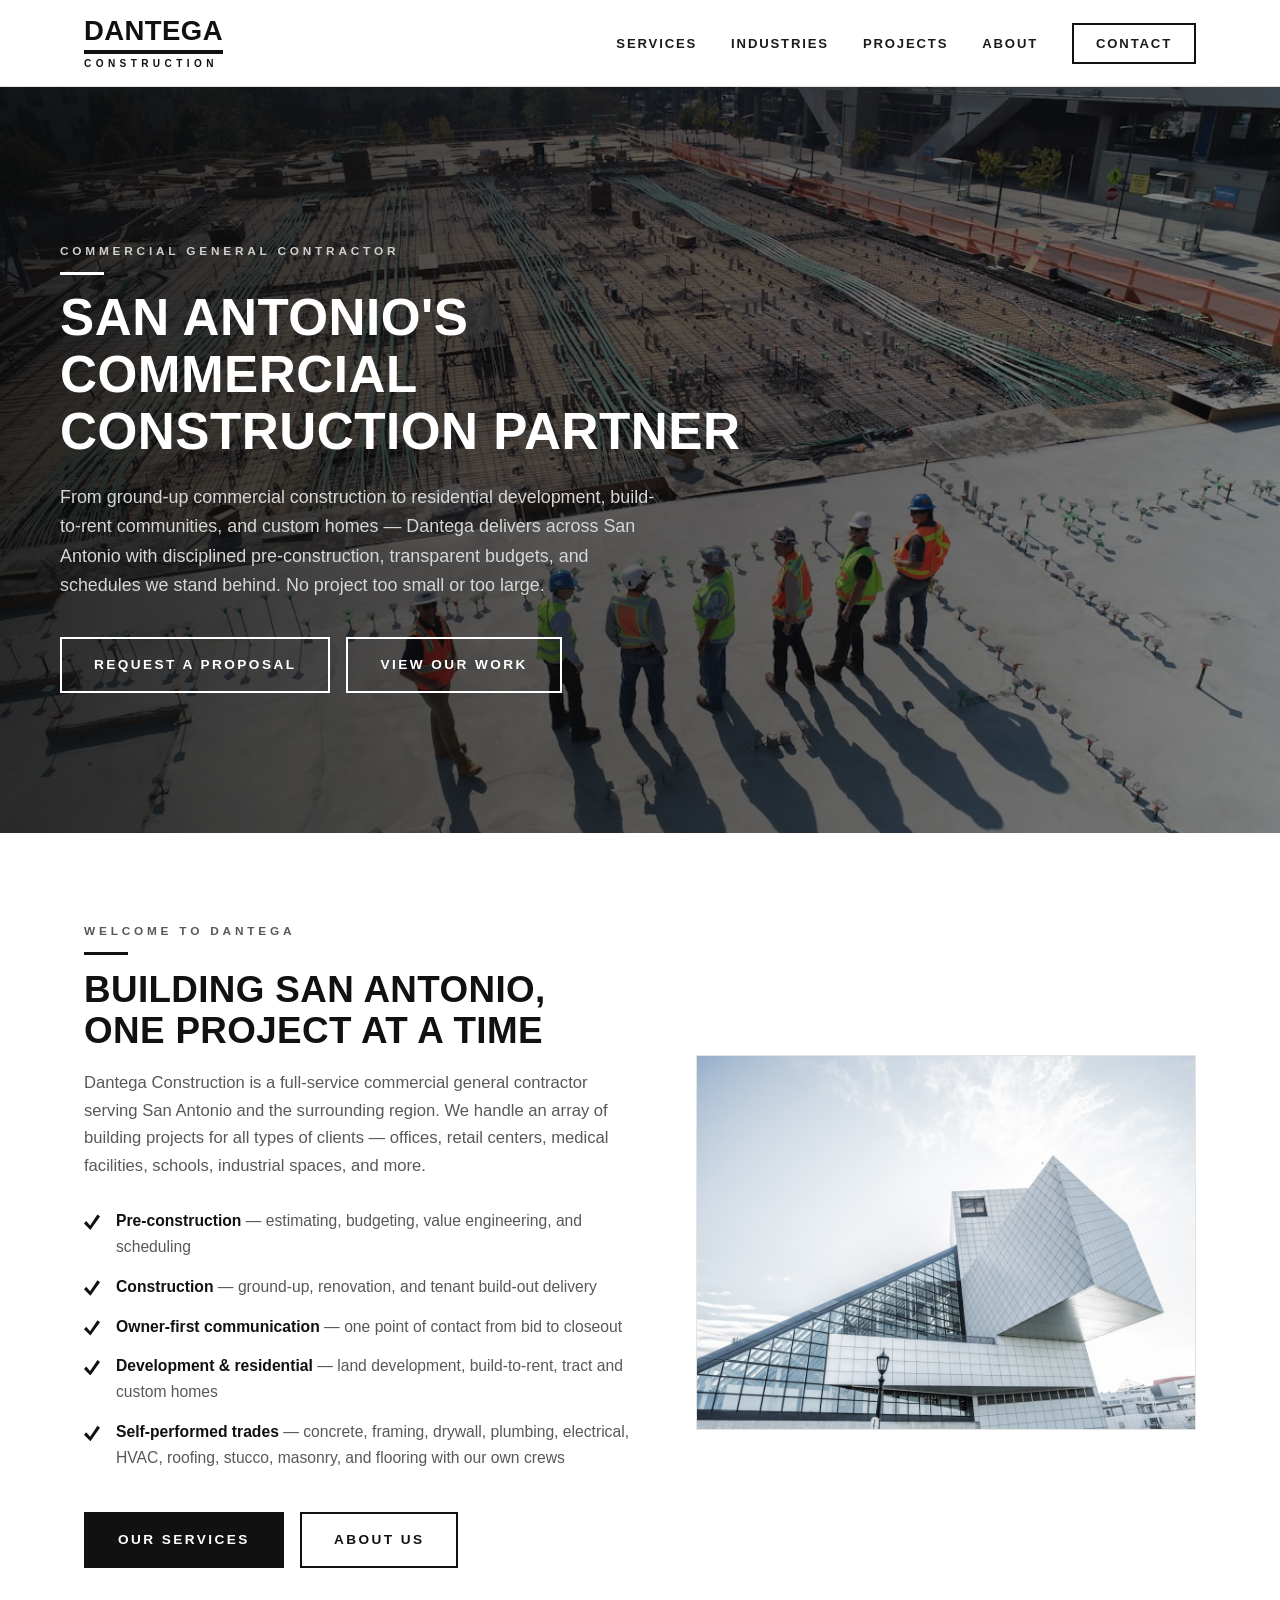
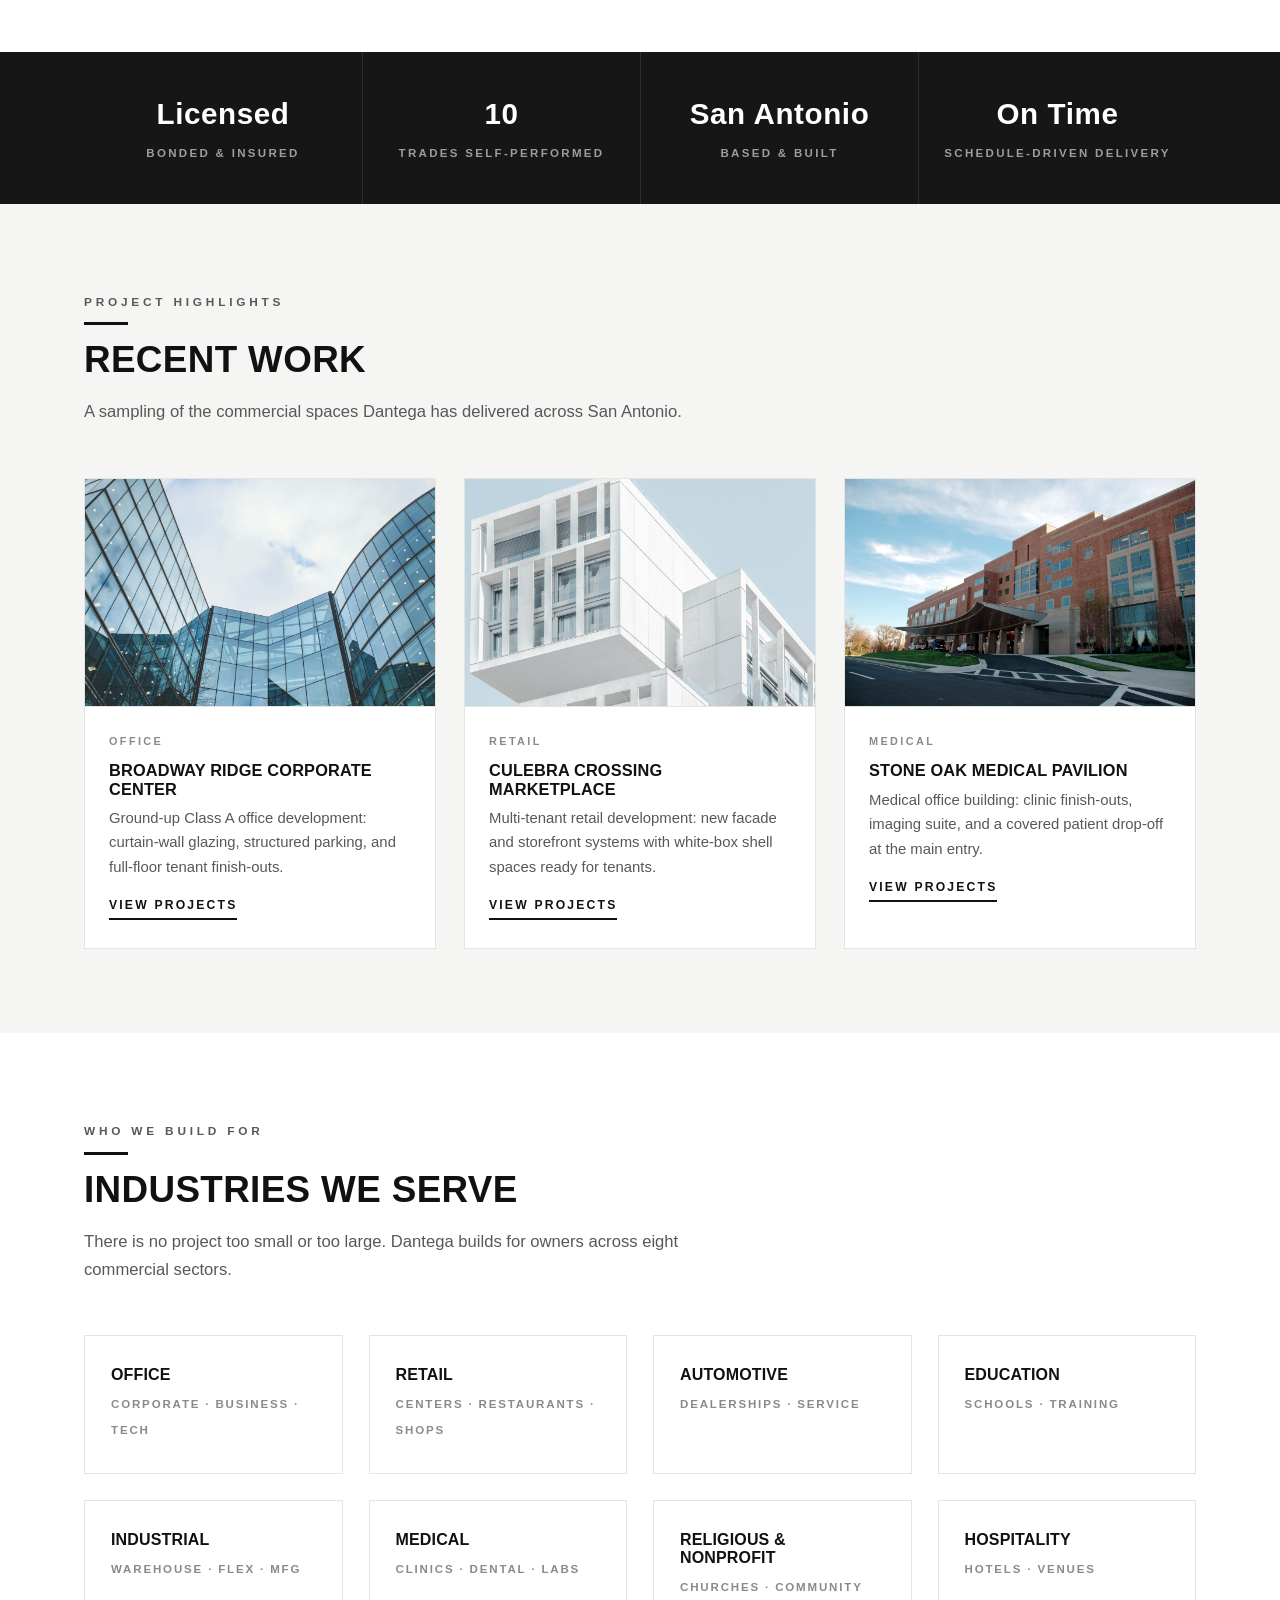
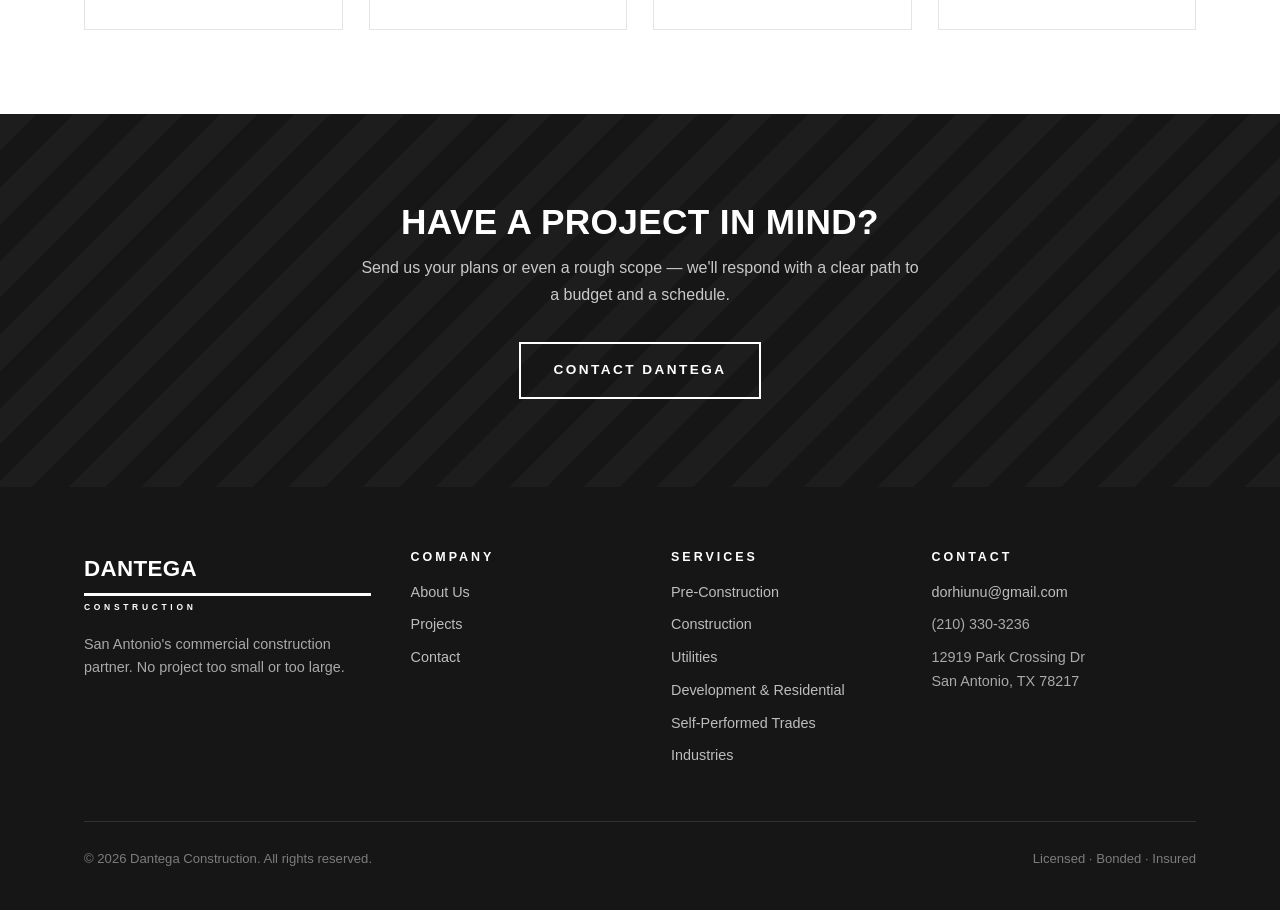
<file: index.html>
<!DOCTYPE html>
<html lang="en">
<head>
<meta charset="UTF-8">
<meta name="viewport" content="width=device-width, initial-scale=1.0">
<title>Dantega Construction — San Antonio Commercial General Contractor</title>
<meta name="description" content="Dantega Construction — San Antonio general contractor and developer: commercial construction, build-to-rent, tract and custom homes, and ten self-performed trades from concrete to flooring.">
<link rel="stylesheet" href="css/styles.css">
</head>
<body>

<header>
  <div class="wrap nav">
    <a class="logo" href="index.html" aria-label="Dantega Construction home">
      <span class="logo-word">DANTEGA</span>
      <span class="logo-rule"></span>
      <span class="logo-sub">Construction</span>
    </a>
    <nav id="nav">
      <ul>
        <li><a href="services.html">Services</a></li>
        <li><a href="industries.html">Industries</a></li>
        <li><a href="projects.html">Projects</a></li>
        <li><a href="about.html">About</a></li>
        <li><a class="nav-cta" href="contact.html">Contact</a></li>
      </ul>
    </nav>
    <button class="nav-toggle" aria-label="Menu" onclick="document.getElementById('nav').classList.toggle('open')">&#9776;</button>
  </div>
</header>

<main>

  <!-- HERO -->
  <div class="hero">
    <div class="hero-media" aria-hidden="true"><img src="assets/images/hero-construction.jpg" alt=""></div>
    <div class="wrap hero-inner">
      <span class="kicker">Commercial General Contractor</span>
      <h1>San Antonio's Commercial Construction Partner</h1>
      <p>
        From ground-up commercial construction to residential development, build-to-rent
        communities, and custom homes — Dantega delivers across San Antonio with
        disciplined pre-construction, transparent budgets, and schedules we stand behind.
        No project too small or too large.
      </p>
      <div class="btn-row">
        <a class="btn btn-invert" href="contact.html">Request a Proposal</a>
        <a class="btn btn-invert" href="projects.html">View Our Work</a>
      </div>
    </div>
  </div>

  <!-- INTRO -->
  <section>
    <div class="wrap split">
      <div>
        <span class="kicker">Welcome to Dantega</span>
        <h2 class="section-title">Building San Antonio, One Project at a Time</h2>
        <p class="section-lead">
          Dantega Construction is a full-service commercial general contractor serving
          San Antonio and the surrounding region. We handle an array of building projects
          for all types of clients — offices, retail centers, medical facilities, schools,
          industrial spaces, and more.
        </p>
        <ul class="checklist">
          <li><b>Pre-construction</b> — estimating, budgeting, value engineering, and scheduling</li>
          <li><b>Construction</b> — ground-up, renovation, and tenant build-out delivery</li>
          <li><b>Owner-first communication</b> — one point of contact from bid to closeout</li>
          <li><b>Development &amp; residential</b> — land development, build-to-rent, tract and custom homes</li>
          <li><b>Self-performed trades</b> — concrete, framing, drywall, plumbing, electrical, HVAC, roofing, stucco, masonry, and flooring with our own crews</li>
        </ul>
        <div class="btn-row" style="margin-top:34px;">
          <a class="btn btn-solid" href="services.html">Our Services</a>
          <a class="btn btn-outline" href="about.html">About Us</a>
        </div>
      </div>
      <div class="split-media"><img src="assets/images/building-exterior.jpg" alt="Modern commercial building exterior" loading="lazy"></div>
    </div>
  </section>

  <!-- STATS -->
  <div class="stats">
    <div class="wrap stats-grid">
      <div class="stat"><b>Licensed</b><span>Bonded &amp; Insured</span></div>
      <div class="stat"><b>10</b><span>Trades Self-Performed</span></div>
      <div class="stat"><b>San Antonio</b><span>Based &amp; Built</span></div>
      <div class="stat"><b>On Time</b><span>Schedule-Driven Delivery</span></div>
    </div>
  </div>

  <!-- FEATURED PROJECTS -->
  <section class="alt">
    <div class="wrap">
      <span class="kicker">Project Highlights</span>
      <h2 class="section-title">Recent Work</h2>
      <p class="section-lead">A sampling of the commercial spaces Dantega has delivered across San Antonio.</p>
      <div class="grid-3">
        <a class="card" href="projects.html" style="text-decoration:none;">
          <div class="card-media"><img src="assets/images/project-office.jpg" alt="Modern glass office building exterior" loading="lazy"></div>
          <div class="card-body">
            <span class="tag">Office</span>
            <h3>Broadway Ridge Corporate Center</h3>
            <p>Ground-up Class A office development: curtain-wall glazing, structured parking, and full-floor tenant finish-outs.</p>
            <span class="card-link">View Projects</span>
          </div>
        </a>
        <a class="card" href="projects.html" style="text-decoration:none;">
          <div class="card-media"><img src="assets/images/project-retail.jpg" alt="Modern commercial retail building facade" loading="lazy"></div>
          <div class="card-body">
            <span class="tag">Retail</span>
            <h3>Culebra Crossing Marketplace</h3>
            <p>Multi-tenant retail development: new facade and storefront systems with white-box shell spaces ready for tenants.</p>
            <span class="card-link">View Projects</span>
          </div>
        </a>
        <a class="card" href="projects.html" style="text-decoration:none;">
          <div class="card-media"><img src="assets/images/project-medical.jpg" alt="Medical office building exterior with entrance canopy" loading="lazy"></div>
          <div class="card-body">
            <span class="tag">Medical</span>
            <h3>Stone Oak Medical Pavilion</h3>
            <p>Medical office building: clinic finish-outs, imaging suite, and a covered patient drop-off at the main entry.</p>
            <span class="card-link">View Projects</span>
          </div>
        </a>
      </div>
    </div>
  </section>

  <!-- INDUSTRIES PREVIEW -->
  <section>
    <div class="wrap">
      <span class="kicker">Who We Build For</span>
      <h2 class="section-title">Industries We Serve</h2>
      <p class="section-lead">
        There is no project too small or too large. Dantega builds for owners across
        eight commercial sectors.
      </p>
      <div class="grid-4">
        <a class="tile" href="industries.html" style="text-decoration:none;"><h3>Office</h3><span class="sub">Corporate · Business · Tech</span></a>
        <a class="tile" href="industries.html" style="text-decoration:none;"><h3>Retail</h3><span class="sub">Centers · Restaurants · Shops</span></a>
        <a class="tile" href="industries.html" style="text-decoration:none;"><h3>Automotive</h3><span class="sub">Dealerships · Service</span></a>
        <a class="tile" href="industries.html" style="text-decoration:none;"><h3>Education</h3><span class="sub">Schools · Training</span></a>
        <a class="tile" href="industries.html" style="text-decoration:none;"><h3>Industrial</h3><span class="sub">Warehouse · Flex · Mfg</span></a>
        <a class="tile" href="industries.html" style="text-decoration:none;"><h3>Medical</h3><span class="sub">Clinics · Dental · Labs</span></a>
        <a class="tile" href="industries.html" style="text-decoration:none;"><h3>Religious &amp; Nonprofit</h3><span class="sub">Churches · Community</span></a>
        <a class="tile" href="industries.html" style="text-decoration:none;"><h3>Hospitality</h3><span class="sub">Hotels · Venues</span></a>
      </div>
    </div>
  </section>

  <!-- CTA -->
  <div class="cta">
    <div class="wrap">
      <h2>Have a Project in Mind?</h2>
      <p>Send us your plans or even a rough scope — we'll respond with a clear path to a budget and a schedule.</p>
      <a class="btn btn-invert" href="contact.html">Contact Dantega</a>
    </div>
  </div>

</main>

<footer>
  <div class="wrap">
    <div class="foot-grid">
      <div class="foot-logo">
        <span class="logo-word">DANTEGA</span>
        <span class="logo-rule"></span>
        <span class="logo-sub">Construction</span>
        <p style="margin-top:18px;">San Antonio's commercial construction partner. No project too small or too large.</p>
      </div>
      <div>
        <h4>Company</h4>
        <ul>
          <li><a href="about.html">About Us</a></li>
          <li><a href="projects.html">Projects</a></li>
          <li><a href="contact.html">Contact</a></li>
        </ul>
      </div>
      <div>
        <h4>Services</h4>
        <ul>
          <li><a href="services.html#precon">Pre-Construction</a></li>
          <li><a href="services.html#construction">Construction</a></li>
          <li><a href="services.html#utilities">Utilities</a></li>
          <li><a href="services.html#residential">Development &amp; Residential</a></li>
          <li><a href="services.html#trades">Self-Performed Trades</a></li>
          <li><a href="industries.html">Industries</a></li>
        </ul>
      </div>
      <div>
        <h4>Contact</h4>
        <ul>
          <li><a href="mailto:dorhiunu@gmail.com">dorhiunu@gmail.com</a></li>
          <li>(210) 330-3236</li>
          <li>12919 Park Crossing Dr<br>San Antonio, TX 78217</li>
        </ul>
      </div>
    </div>
    <div class="foot-note">
      <span>© 2026 Dantega Construction. All rights reserved.</span>
      <span>Licensed · Bonded · Insured</span>
    </div>
  </div>
</footer>

</body>
</html>
</file>
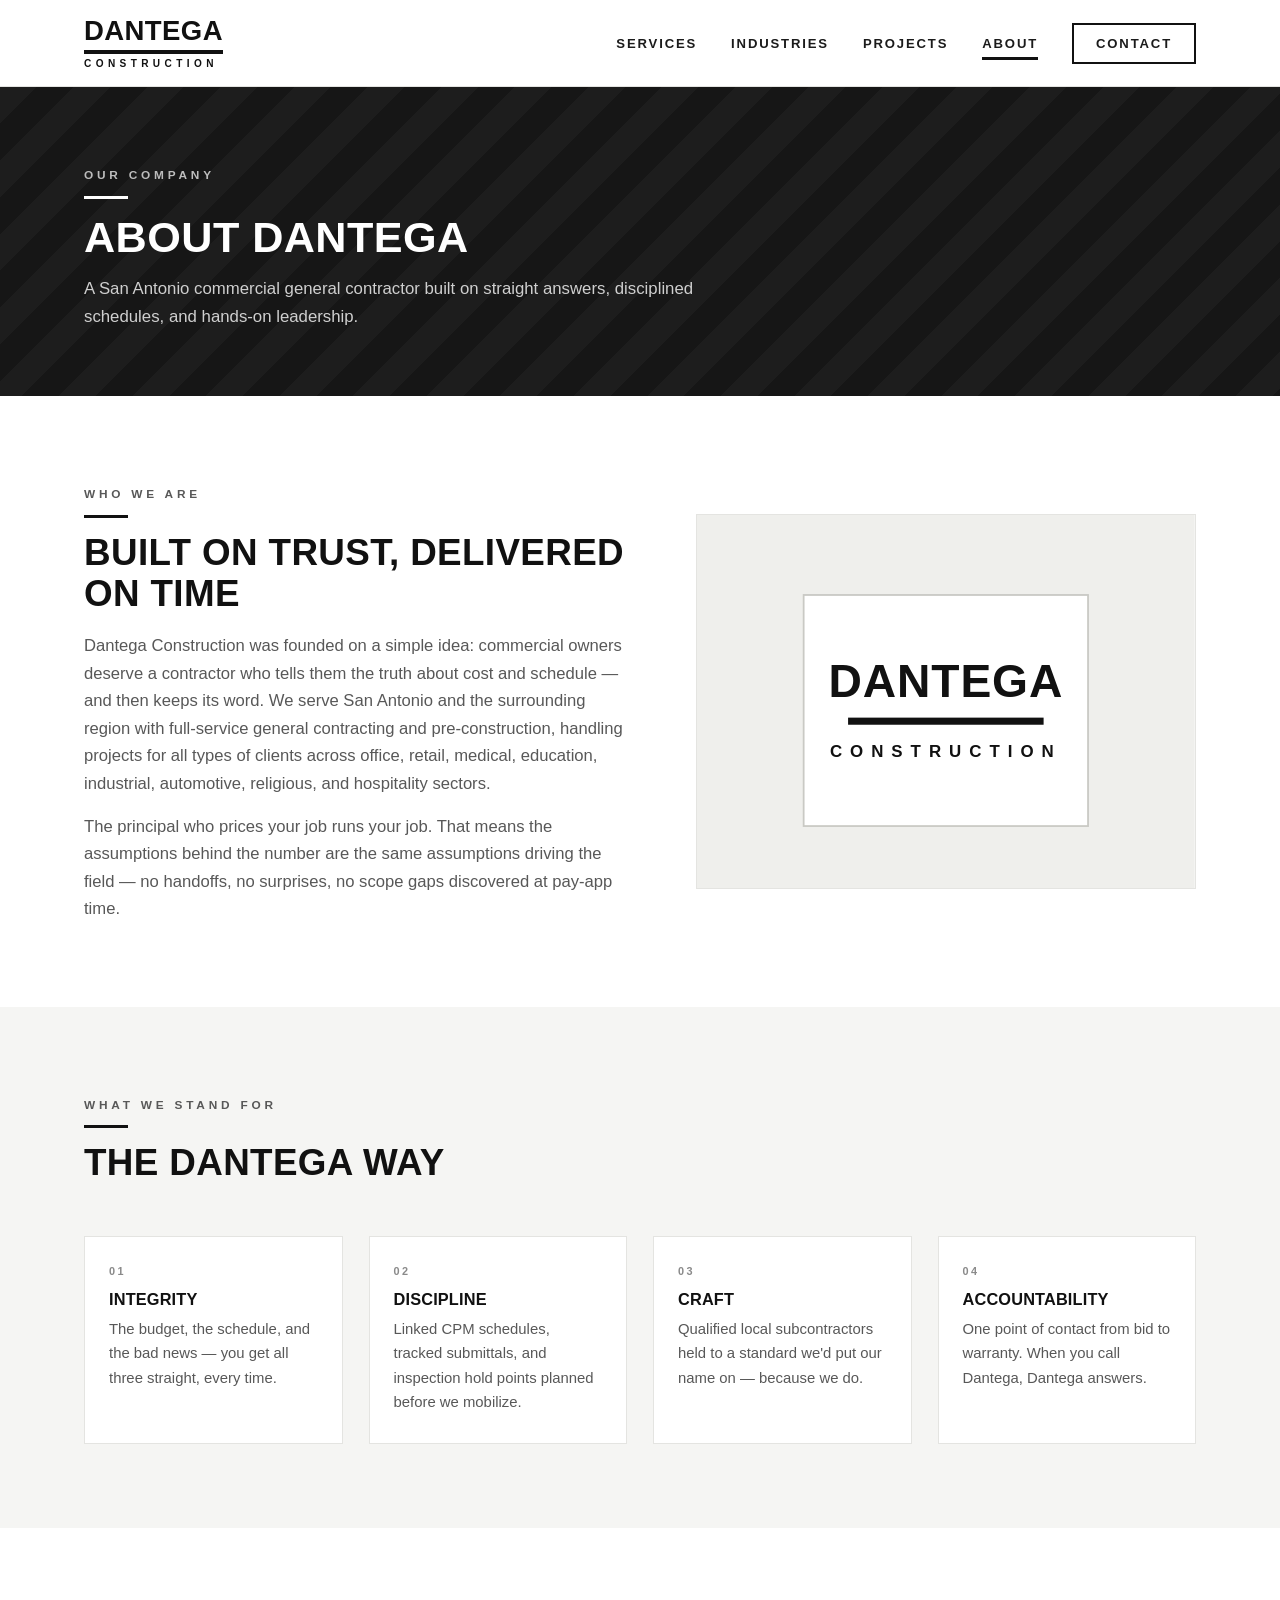
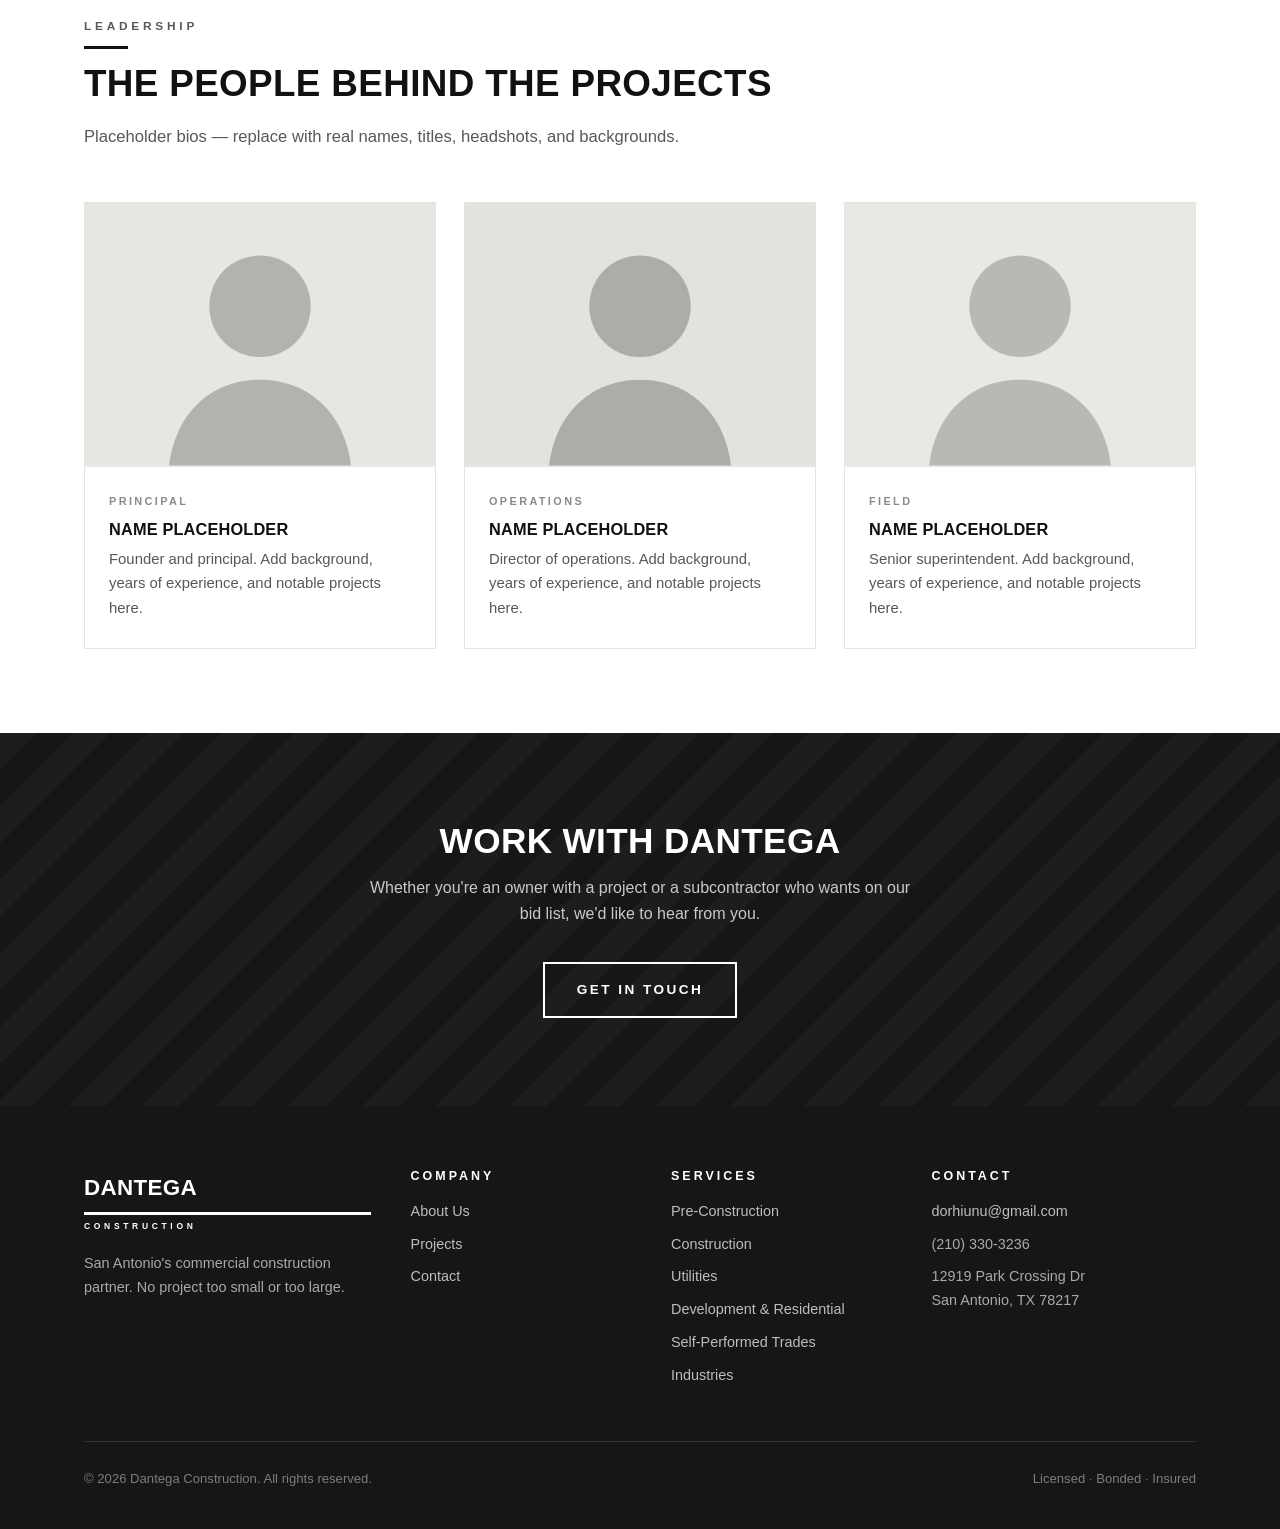
<file: about.html>
<!DOCTYPE html>
<html lang="en">
<head>
<meta charset="UTF-8">
<meta name="viewport" content="width=device-width, initial-scale=1.0">
<title>About Us — Dantega Construction</title>
<meta name="description" content="About Dantega Construction — a San Antonio commercial general contractor built on straight answers, disciplined schedules, and hands-on leadership.">
<link rel="stylesheet" href="css/styles.css">
</head>
<body>

<header>
  <div class="wrap nav">
    <a class="logo" href="index.html" aria-label="Dantega Construction home">
      <span class="logo-word">DANTEGA</span>
      <span class="logo-rule"></span>
      <span class="logo-sub">Construction</span>
    </a>
    <nav id="nav">
      <ul>
        <li><a href="services.html">Services</a></li>
        <li><a href="industries.html">Industries</a></li>
        <li><a href="projects.html">Projects</a></li>
        <li><a class="active" href="about.html">About</a></li>
        <li><a class="nav-cta" href="contact.html">Contact</a></li>
      </ul>
    </nav>
    <button class="nav-toggle" aria-label="Menu" onclick="document.getElementById('nav').classList.toggle('open')">&#9776;</button>
  </div>
</header>

<main>

  <div class="banner">
    <div class="wrap">
      <span class="kicker">Our Company</span>
      <h1>About Dantega</h1>
      <p>A San Antonio commercial general contractor built on straight answers, disciplined schedules, and hands-on leadership.</p>
    </div>
  </div>

  <section>
    <div class="wrap split">
      <div>
        <span class="kicker">Who We Are</span>
        <h2 class="section-title">Built on Trust, Delivered on Time</h2>
        <p class="section-lead">
          Dantega Construction was founded on a simple idea: commercial owners deserve a
          contractor who tells them the truth about cost and schedule — and then keeps
          its word. We serve San Antonio and the surrounding region with full-service
          general contracting and pre-construction, handling projects for all types of
          clients across office, retail, medical, education, industrial, automotive,
          religious, and hospitality sectors.
        </p>
        <p class="section-lead" style="margin-top:16px;">
          The principal who prices your job runs your job. That means the assumptions
          behind the number are the same assumptions driving the field — no handoffs,
          no surprises, no scope gaps discovered at pay-app time.
        </p>
      </div>
      <div class="split-media" aria-hidden="true">
        <svg viewBox="0 0 560 420" xmlns="http://www.w3.org/2000/svg">
          <rect width="560" height="420" fill="#efefec"/>
          <rect x="120" y="90" width="320" height="260" fill="#fff" stroke="#c9c9c4" stroke-width="2"/>
          <g font-family="Futura, 'Century Gothic', 'Trebuchet MS', Arial, sans-serif" text-anchor="middle">
            <text x="280" y="205" font-size="52" font-weight="800" fill="#111" letter-spacing="1">DANTEGA</text>
          </g>
          <rect x="170" y="228" width="220" height="8" fill="#111"/>
          <g font-family="Futura, 'Century Gothic', 'Trebuchet MS', Arial, sans-serif" text-anchor="middle">
            <text x="280" y="272" font-size="19" font-weight="700" fill="#111" letter-spacing="9">CONSTRUCTION</text>
          </g>
        </svg>
      </div>
    </div>
  </section>

  <!-- VALUES -->
  <section class="alt">
    <div class="wrap">
      <span class="kicker">What We Stand For</span>
      <h2 class="section-title">The Dantega Way</h2>
      <div class="grid-4">
        <div class="card"><div class="card-body">
          <span class="tag">01</span>
          <h3>Integrity</h3>
          <p>The budget, the schedule, and the bad news — you get all three straight, every time.</p>
        </div></div>
        <div class="card"><div class="card-body">
          <span class="tag">02</span>
          <h3>Discipline</h3>
          <p>Linked CPM schedules, tracked submittals, and inspection hold points planned before we mobilize.</p>
        </div></div>
        <div class="card"><div class="card-body">
          <span class="tag">03</span>
          <h3>Craft</h3>
          <p>Qualified local subcontractors held to a standard we'd put our name on — because we do.</p>
        </div></div>
        <div class="card"><div class="card-body">
          <span class="tag">04</span>
          <h3>Accountability</h3>
          <p>One point of contact from bid to warranty. When you call Dantega, Dantega answers.</p>
        </div></div>
      </div>
    </div>
  </section>

  <!-- LEADERSHIP -->
  <section>
    <div class="wrap">
      <span class="kicker">Leadership</span>
      <h2 class="section-title">The People Behind the Projects</h2>
      <p class="section-lead">Placeholder bios — replace with real names, titles, headshots, and backgrounds.</p>
      <div class="grid-3">
        <div class="card">
          <div class="card-media" aria-hidden="true">
            <svg viewBox="0 0 400 300" xmlns="http://www.w3.org/2000/svg">
              <rect width="400" height="300" fill="#e6e6e2"/>
              <circle cx="200" cy="118" r="58" fill="#b3b3ad"/>
              <path d="M96 300c8-64 52-98 104-98s96 34 104 98Z" fill="#b3b3ad"/>
            </svg>
          </div>
          <div class="card-body">
            <span class="tag">Principal</span>
            <h3>Name Placeholder</h3>
            <p>Founder and principal. Add background, years of experience, and notable projects here.</p>
          </div>
        </div>
        <div class="card">
          <div class="card-media" aria-hidden="true">
            <svg viewBox="0 0 400 300" xmlns="http://www.w3.org/2000/svg">
              <rect width="400" height="300" fill="#e2e2de"/>
              <circle cx="200" cy="118" r="58" fill="#adada7"/>
              <path d="M96 300c8-64 52-98 104-98s96 34 104 98Z" fill="#adada7"/>
            </svg>
          </div>
          <div class="card-body">
            <span class="tag">Operations</span>
            <h3>Name Placeholder</h3>
            <p>Director of operations. Add background, years of experience, and notable projects here.</p>
          </div>
        </div>
        <div class="card">
          <div class="card-media" aria-hidden="true">
            <svg viewBox="0 0 400 300" xmlns="http://www.w3.org/2000/svg">
              <rect width="400" height="300" fill="#e8e8e4"/>
              <circle cx="200" cy="118" r="58" fill="#b9b9b3"/>
              <path d="M96 300c8-64 52-98 104-98s96 34 104 98Z" fill="#b9b9b3"/>
            </svg>
          </div>
          <div class="card-body">
            <span class="tag">Field</span>
            <h3>Name Placeholder</h3>
            <p>Senior superintendent. Add background, years of experience, and notable projects here.</p>
          </div>
        </div>
      </div>
    </div>
  </section>

  <div class="cta">
    <div class="wrap">
      <h2>Work With Dantega</h2>
      <p>Whether you're an owner with a project or a subcontractor who wants on our bid list, we'd like to hear from you.</p>
      <a class="btn btn-invert" href="contact.html">Get in Touch</a>
    </div>
  </div>

</main>

<footer>
  <div class="wrap">
    <div class="foot-grid">
      <div class="foot-logo">
        <span class="logo-word">DANTEGA</span>
        <span class="logo-rule"></span>
        <span class="logo-sub">Construction</span>
        <p style="margin-top:18px;">San Antonio's commercial construction partner. No project too small or too large.</p>
      </div>
      <div>
        <h4>Company</h4>
        <ul>
          <li><a href="about.html">About Us</a></li>
          <li><a href="projects.html">Projects</a></li>
          <li><a href="contact.html">Contact</a></li>
        </ul>
      </div>
      <div>
        <h4>Services</h4>
        <ul>
          <li><a href="services.html#precon">Pre-Construction</a></li>
          <li><a href="services.html#construction">Construction</a></li>
          <li><a href="services.html#utilities">Utilities</a></li>
          <li><a href="services.html#residential">Development &amp; Residential</a></li>
          <li><a href="services.html#trades">Self-Performed Trades</a></li>
          <li><a href="industries.html">Industries</a></li>
        </ul>
      </div>
      <div>
        <h4>Contact</h4>
        <ul>
          <li><a href="mailto:dorhiunu@gmail.com">dorhiunu@gmail.com</a></li>
          <li>(210) 330-3236</li>
          <li>12919 Park Crossing Dr<br>San Antonio, TX 78217</li>
        </ul>
      </div>
    </div>
    <div class="foot-note">
      <span>© 2026 Dantega Construction. All rights reserved.</span>
      <span>Licensed · Bonded · Insured</span>
    </div>
  </div>
</footer>

</body>
</html>
</file>
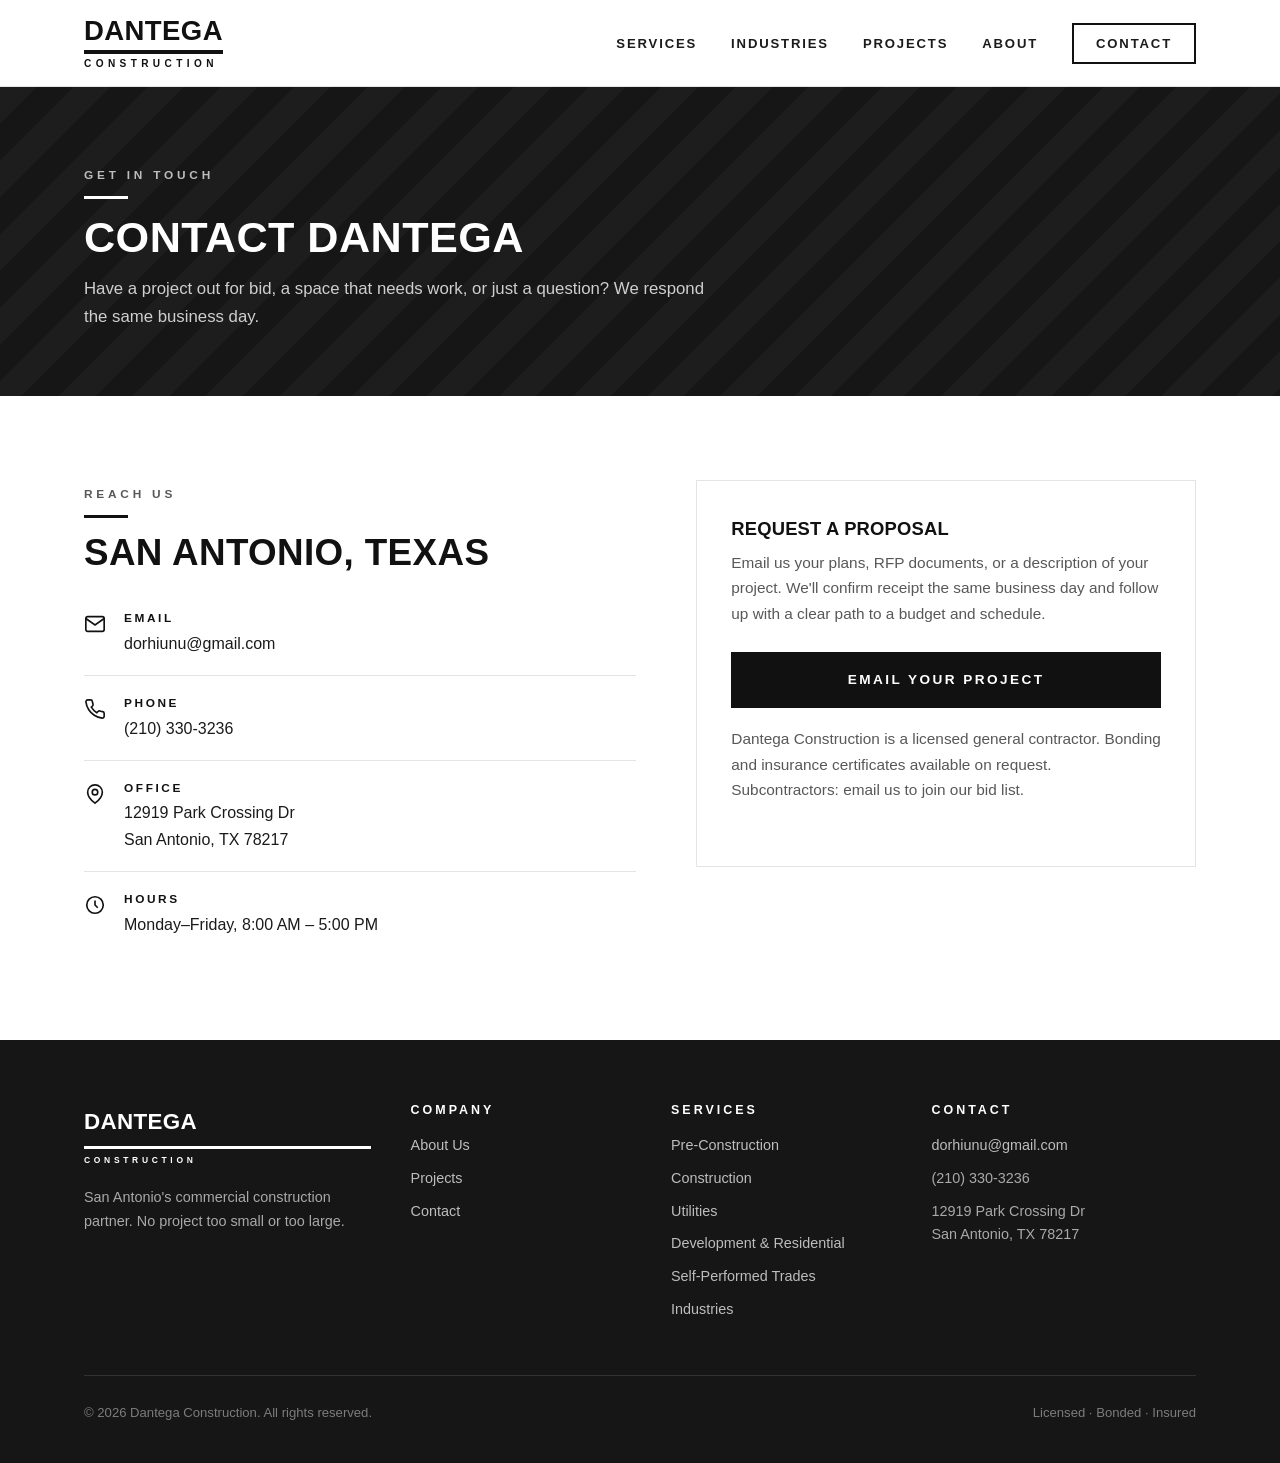
<file: contact.html>
<!DOCTYPE html>
<html lang="en">
<head>
<meta charset="UTF-8">
<meta name="viewport" content="width=device-width, initial-scale=1.0">
<title>Contact — Dantega Construction</title>
<meta name="description" content="Contact Dantega Construction in San Antonio, TX — request a proposal, send bid documents, or ask about your commercial construction project.">
<link rel="stylesheet" href="css/styles.css">
</head>
<body>

<header>
  <div class="wrap nav">
    <a class="logo" href="index.html" aria-label="Dantega Construction home">
      <span class="logo-word">DANTEGA</span>
      <span class="logo-rule"></span>
      <span class="logo-sub">Construction</span>
    </a>
    <nav id="nav">
      <ul>
        <li><a href="services.html">Services</a></li>
        <li><a href="industries.html">Industries</a></li>
        <li><a href="projects.html">Projects</a></li>
        <li><a href="about.html">About</a></li>
        <li><a class="nav-cta active" href="contact.html">Contact</a></li>
      </ul>
    </nav>
    <button class="nav-toggle" aria-label="Menu" onclick="document.getElementById('nav').classList.toggle('open')">&#9776;</button>
  </div>
</header>

<main>

  <div class="banner">
    <div class="wrap">
      <span class="kicker">Get in Touch</span>
      <h1>Contact Dantega</h1>
      <p>Have a project out for bid, a space that needs work, or just a question? We respond the same business day.</p>
    </div>
  </div>

  <section>
    <div class="wrap">
      <div class="split" style="align-items:start;">
        <div>
          <span class="kicker">Reach Us</span>
          <h2 class="section-title">San Antonio, Texas</h2>
          <ul class="contact-list">
            <li>
              <svg class="ci" viewBox="0 0 24 24" fill="none" stroke="currentColor" stroke-width="1.8" aria-hidden="true"><path d="M4 4h16a2 2 0 0 1 2 2v12a2 2 0 0 1-2 2H4a2 2 0 0 1-2-2V6a2 2 0 0 1 2-2z"/><path d="m22 6-10 7L2 6"/></svg>
              <div><b>Email</b><a href="mailto:dorhiunu@gmail.com">dorhiunu@gmail.com</a></div>
            </li>
            <li>
              <svg class="ci" viewBox="0 0 24 24" fill="none" stroke="currentColor" stroke-width="1.8" aria-hidden="true"><path d="M22 16.9v3a2 2 0 0 1-2.2 2 19.8 19.8 0 0 1-8.6-3.1 19.5 19.5 0 0 1-6-6A19.8 19.8 0 0 1 2.1 4.2 2 2 0 0 1 4.1 2h3a2 2 0 0 1 2 1.7c.1 1 .4 2 .7 2.9a2 2 0 0 1-.5 2.1L8 10a16 16 0 0 0 6 6l1.3-1.3a2 2 0 0 1 2.1-.5c.9.3 1.9.6 2.9.7a2 2 0 0 1 1.7 2z"/></svg>
              <div><b>Phone</b><a href="tel:+12103303236">(210) 330-3236</a></div>
            </li>
            <li>
              <svg class="ci" viewBox="0 0 24 24" fill="none" stroke="currentColor" stroke-width="1.8" aria-hidden="true"><path d="M20 10c0 6-8 12-8 12S4 16 4 10a8 8 0 0 1 16 0z"/><circle cx="12" cy="10" r="3"/></svg>
              <div><b>Office</b>12919 Park Crossing Dr<br>San Antonio, TX 78217</div>
            </li>
            <li>
              <svg class="ci" viewBox="0 0 24 24" fill="none" stroke="currentColor" stroke-width="1.8" aria-hidden="true"><circle cx="12" cy="12" r="9"/><path d="M12 7v5l3 3"/></svg>
              <div><b>Hours</b>Monday–Friday, 8:00 AM – 5:00 PM</div>
            </li>
          </ul>
        </div>
        <div class="contact-card">
          <h3>Request a Proposal</h3>
          <p>
            Email us your plans, RFP documents, or a description of your project.
            We'll confirm receipt the same business day and follow up with a clear
            path to a budget and schedule.
          </p>
          <a class="btn btn-solid" href="mailto:dorhiunu@gmail.com?subject=Proposal%20Request%20%E2%80%94%20Dantega%20Construction">Email Your Project</a>
          <p class="fineprint">
            Dantega Construction is a licensed general contractor. Bonding and
            insurance certificates available on request. Subcontractors: email us
            to join our bid list.
          </p>
        </div>
      </div>
    </div>
  </section>

</main>

<footer>
  <div class="wrap">
    <div class="foot-grid">
      <div class="foot-logo">
        <span class="logo-word">DANTEGA</span>
        <span class="logo-rule"></span>
        <span class="logo-sub">Construction</span>
        <p style="margin-top:18px;">San Antonio's commercial construction partner. No project too small or too large.</p>
      </div>
      <div>
        <h4>Company</h4>
        <ul>
          <li><a href="about.html">About Us</a></li>
          <li><a href="projects.html">Projects</a></li>
          <li><a href="contact.html">Contact</a></li>
        </ul>
      </div>
      <div>
        <h4>Services</h4>
        <ul>
          <li><a href="services.html#precon">Pre-Construction</a></li>
          <li><a href="services.html#construction">Construction</a></li>
          <li><a href="services.html#utilities">Utilities</a></li>
          <li><a href="services.html#residential">Development &amp; Residential</a></li>
          <li><a href="services.html#trades">Self-Performed Trades</a></li>
          <li><a href="industries.html">Industries</a></li>
        </ul>
      </div>
      <div>
        <h4>Contact</h4>
        <ul>
          <li><a href="mailto:dorhiunu@gmail.com">dorhiunu@gmail.com</a></li>
          <li>(210) 330-3236</li>
          <li>12919 Park Crossing Dr<br>San Antonio, TX 78217</li>
        </ul>
      </div>
    </div>
    <div class="foot-note">
      <span>© 2026 Dantega Construction. All rights reserved.</span>
      <span>Licensed · Bonded · Insured</span>
    </div>
  </div>
</footer>

</body>
</html>
</file>
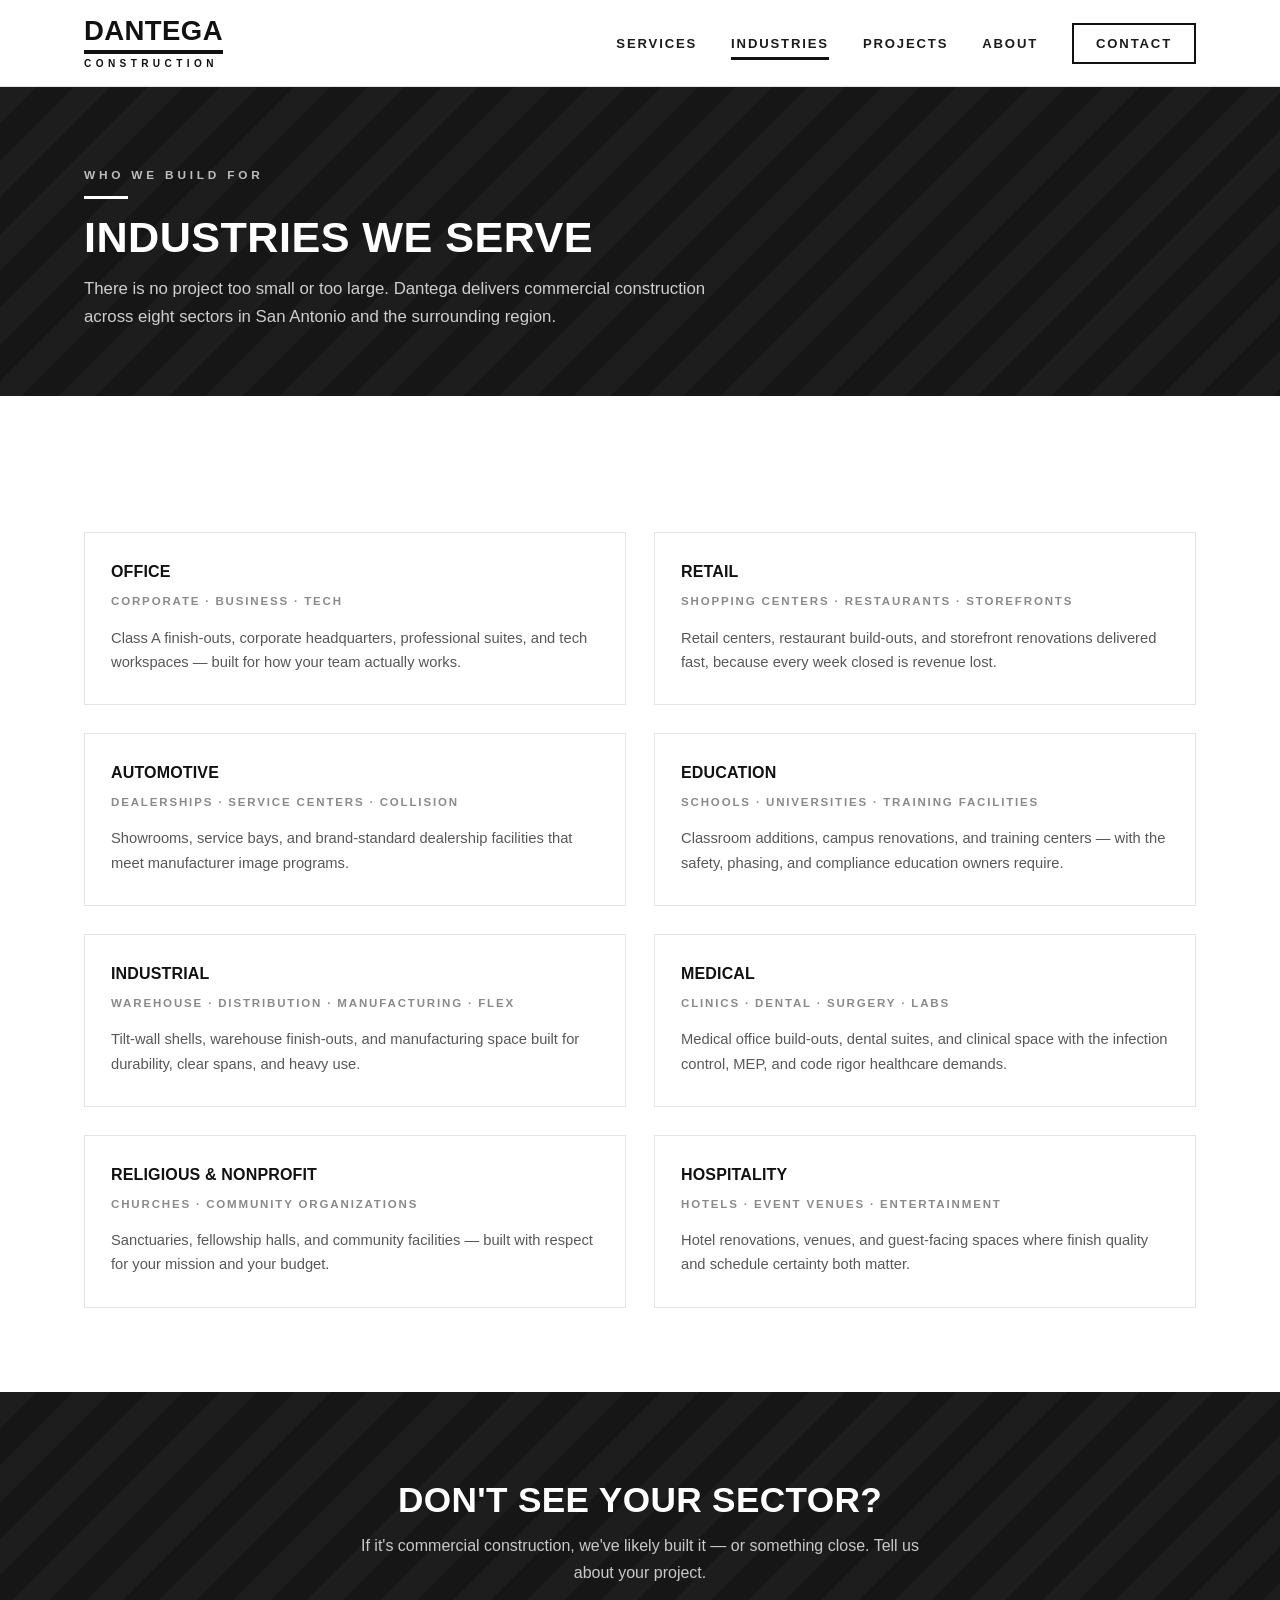
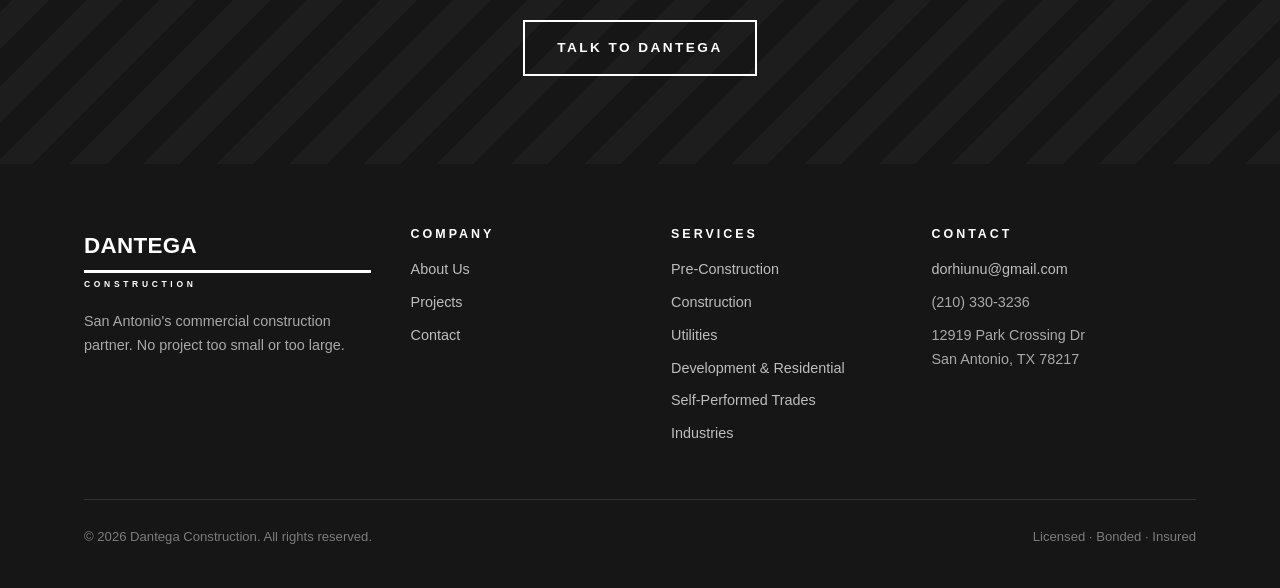
<file: industries.html>
<!DOCTYPE html>
<html lang="en">
<head>
<meta charset="UTF-8">
<meta name="viewport" content="width=device-width, initial-scale=1.0">
<title>Industries — Dantega Construction</title>
<meta name="description" content="Dantega Construction builds for eight commercial sectors in San Antonio: office, retail, automotive, education, industrial, medical, religious &amp; nonprofit, and hospitality.">
<link rel="stylesheet" href="css/styles.css">
</head>
<body>

<header>
  <div class="wrap nav">
    <a class="logo" href="index.html" aria-label="Dantega Construction home">
      <span class="logo-word">DANTEGA</span>
      <span class="logo-rule"></span>
      <span class="logo-sub">Construction</span>
    </a>
    <nav id="nav">
      <ul>
        <li><a href="services.html">Services</a></li>
        <li><a class="active" href="industries.html">Industries</a></li>
        <li><a href="projects.html">Projects</a></li>
        <li><a href="about.html">About</a></li>
        <li><a class="nav-cta" href="contact.html">Contact</a></li>
      </ul>
    </nav>
    <button class="nav-toggle" aria-label="Menu" onclick="document.getElementById('nav').classList.toggle('open')">&#9776;</button>
  </div>
</header>

<main>

  <div class="banner">
    <div class="wrap">
      <span class="kicker">Who We Build For</span>
      <h1>Industries We Serve</h1>
      <p>There is no project too small or too large. Dantega delivers commercial construction across eight sectors in San Antonio and the surrounding region.</p>
    </div>
  </div>

  <section>
    <div class="wrap">
      <div class="grid-2">
        <div class="tile">
          <h3>Office</h3>
          <span class="sub">Corporate · Business · Tech</span>
          <p>Class A finish-outs, corporate headquarters, professional suites, and tech workspaces — built for how your team actually works.</p>
        </div>
        <div class="tile">
          <h3>Retail</h3>
          <span class="sub">Shopping Centers · Restaurants · Storefronts</span>
          <p>Retail centers, restaurant build-outs, and storefront renovations delivered fast, because every week closed is revenue lost.</p>
        </div>
        <div class="tile">
          <h3>Automotive</h3>
          <span class="sub">Dealerships · Service Centers · Collision</span>
          <p>Showrooms, service bays, and brand-standard dealership facilities that meet manufacturer image programs.</p>
        </div>
        <div class="tile">
          <h3>Education</h3>
          <span class="sub">Schools · Universities · Training Facilities</span>
          <p>Classroom additions, campus renovations, and training centers — with the safety, phasing, and compliance education owners require.</p>
        </div>
        <div class="tile">
          <h3>Industrial</h3>
          <span class="sub">Warehouse · Distribution · Manufacturing · Flex</span>
          <p>Tilt-wall shells, warehouse finish-outs, and manufacturing space built for durability, clear spans, and heavy use.</p>
        </div>
        <div class="tile">
          <h3>Medical</h3>
          <span class="sub">Clinics · Dental · Surgery · Labs</span>
          <p>Medical office build-outs, dental suites, and clinical space with the infection control, MEP, and code rigor healthcare demands.</p>
        </div>
        <div class="tile">
          <h3>Religious &amp; Nonprofit</h3>
          <span class="sub">Churches · Community Organizations</span>
          <p>Sanctuaries, fellowship halls, and community facilities — built with respect for your mission and your budget.</p>
        </div>
        <div class="tile">
          <h3>Hospitality</h3>
          <span class="sub">Hotels · Event Venues · Entertainment</span>
          <p>Hotel renovations, venues, and guest-facing spaces where finish quality and schedule certainty both matter.</p>
        </div>
      </div>
    </div>
  </section>

  <div class="cta">
    <div class="wrap">
      <h2>Don't See Your Sector?</h2>
      <p>If it's commercial construction, we've likely built it — or something close. Tell us about your project.</p>
      <a class="btn btn-invert" href="contact.html">Talk to Dantega</a>
    </div>
  </div>

</main>

<footer>
  <div class="wrap">
    <div class="foot-grid">
      <div class="foot-logo">
        <span class="logo-word">DANTEGA</span>
        <span class="logo-rule"></span>
        <span class="logo-sub">Construction</span>
        <p style="margin-top:18px;">San Antonio's commercial construction partner. No project too small or too large.</p>
      </div>
      <div>
        <h4>Company</h4>
        <ul>
          <li><a href="about.html">About Us</a></li>
          <li><a href="projects.html">Projects</a></li>
          <li><a href="contact.html">Contact</a></li>
        </ul>
      </div>
      <div>
        <h4>Services</h4>
        <ul>
          <li><a href="services.html#precon">Pre-Construction</a></li>
          <li><a href="services.html#construction">Construction</a></li>
          <li><a href="services.html#utilities">Utilities</a></li>
          <li><a href="services.html#residential">Development &amp; Residential</a></li>
          <li><a href="services.html#trades">Self-Performed Trades</a></li>
          <li><a href="industries.html">Industries</a></li>
        </ul>
      </div>
      <div>
        <h4>Contact</h4>
        <ul>
          <li><a href="mailto:dorhiunu@gmail.com">dorhiunu@gmail.com</a></li>
          <li>(210) 330-3236</li>
          <li>12919 Park Crossing Dr<br>San Antonio, TX 78217</li>
        </ul>
      </div>
    </div>
    <div class="foot-note">
      <span>© 2026 Dantega Construction. All rights reserved.</span>
      <span>Licensed · Bonded · Insured</span>
    </div>
  </div>
</footer>

</body>
</html>
</file>
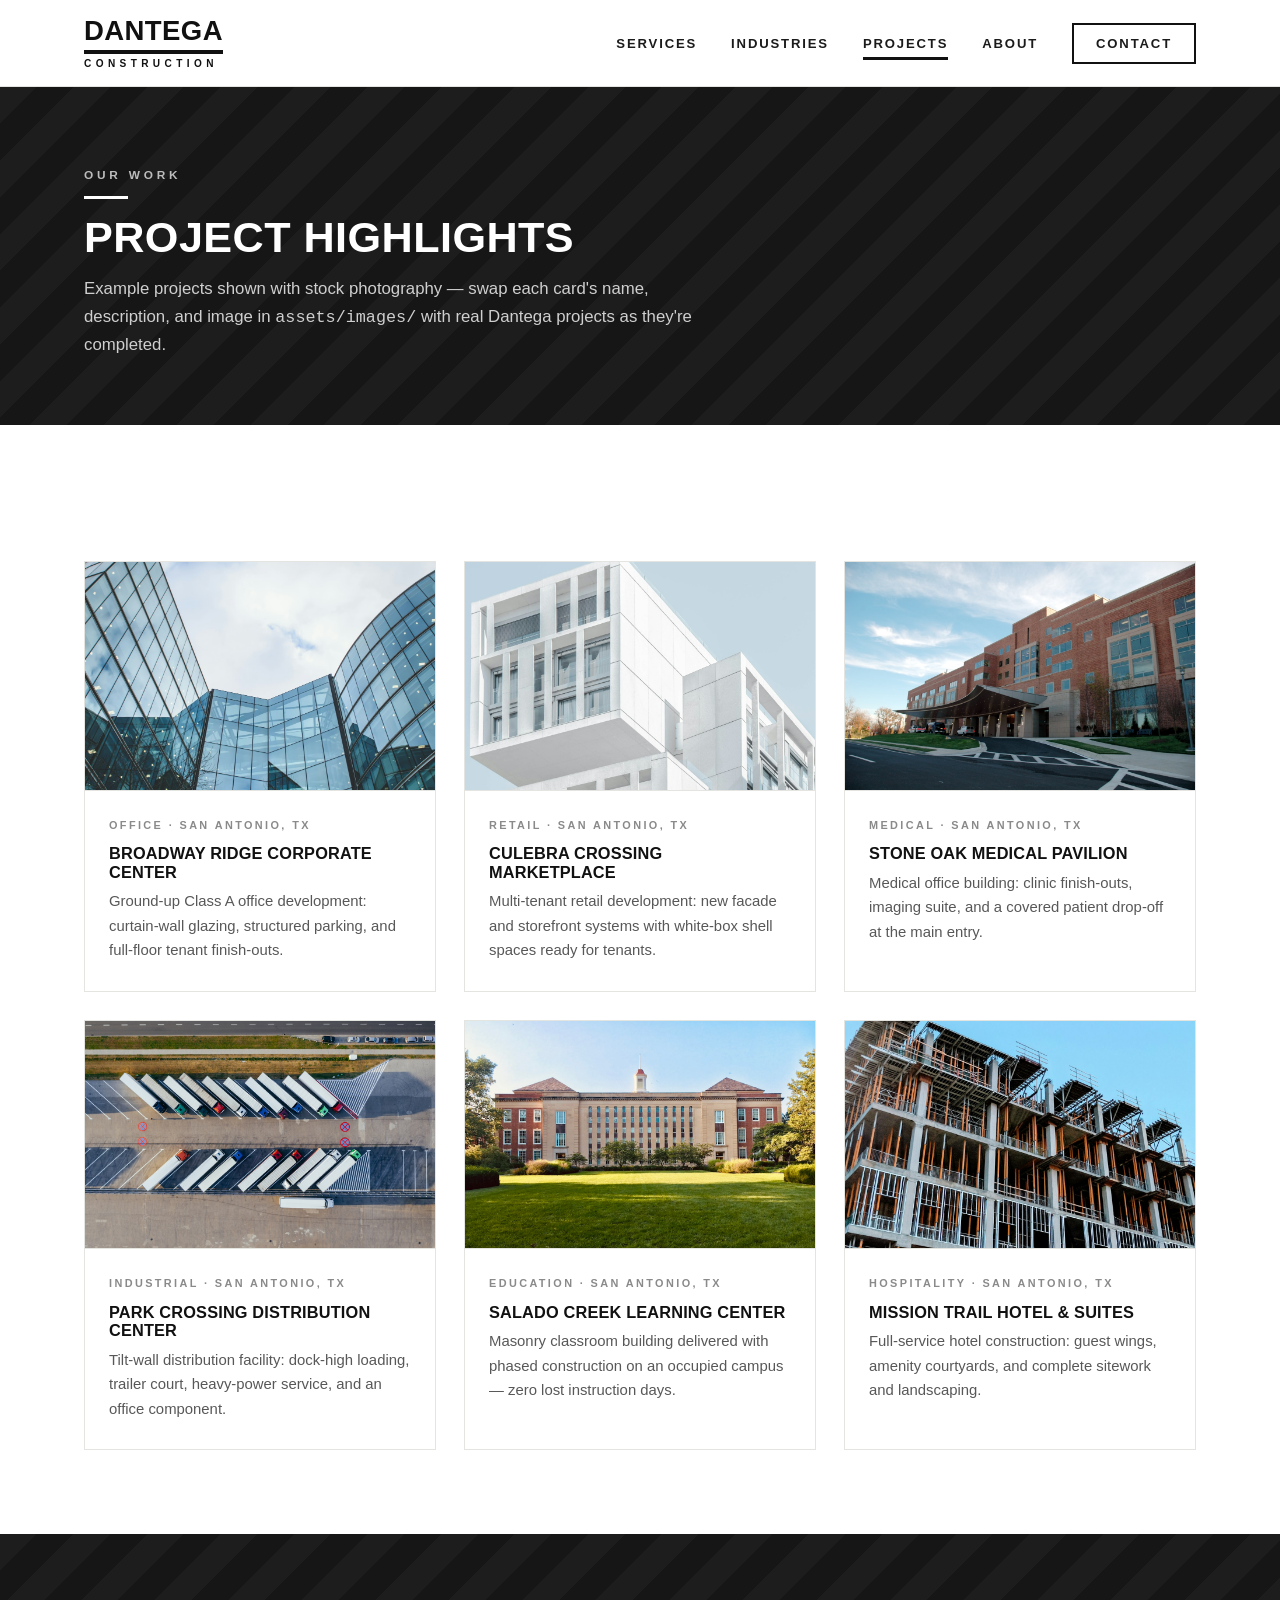
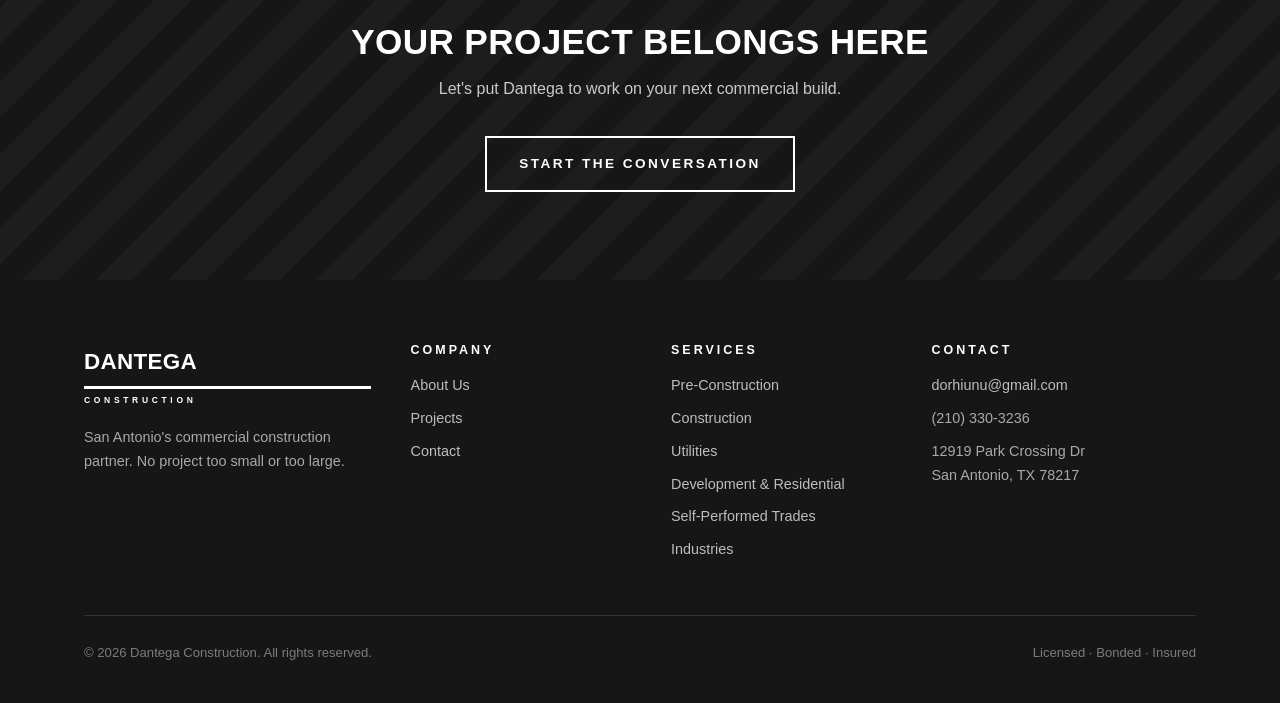
<file: projects.html>
<!DOCTYPE html>
<html lang="en">
<head>
<meta charset="UTF-8">
<meta name="viewport" content="width=device-width, initial-scale=1.0">
<title>Projects — Dantega Construction</title>
<meta name="description" content="Commercial construction projects by Dantega Construction across San Antonio — office, retail, medical, industrial, education, and hospitality.">
<link rel="stylesheet" href="css/styles.css">
</head>
<body>

<header>
  <div class="wrap nav">
    <a class="logo" href="index.html" aria-label="Dantega Construction home">
      <span class="logo-word">DANTEGA</span>
      <span class="logo-rule"></span>
      <span class="logo-sub">Construction</span>
    </a>
    <nav id="nav">
      <ul>
        <li><a href="services.html">Services</a></li>
        <li><a href="industries.html">Industries</a></li>
        <li><a class="active" href="projects.html">Projects</a></li>
        <li><a href="about.html">About</a></li>
        <li><a class="nav-cta" href="contact.html">Contact</a></li>
      </ul>
    </nav>
    <button class="nav-toggle" aria-label="Menu" onclick="document.getElementById('nav').classList.toggle('open')">&#9776;</button>
  </div>
</header>

<main>

  <div class="banner">
    <div class="wrap">
      <span class="kicker">Our Work</span>
      <h1>Project Highlights</h1>
      <p>Example projects shown with stock photography — swap each card's name, description, and image in <code>assets/images/</code> with real Dantega projects as they're completed.</p>
    </div>
  </div>

  <section>
    <div class="wrap">
      <div class="grid-3">

        <div class="card">
          <div class="card-media"><img src="assets/images/project-office.jpg" alt="Modern glass office building exterior" loading="lazy"></div>
          <div class="card-body">
            <span class="tag">Office · San Antonio, TX</span>
            <h3>Broadway Ridge Corporate Center</h3>
            <p>Ground-up Class A office development: curtain-wall glazing, structured parking, and full-floor tenant finish-outs.</p>
          </div>
        </div>

        <div class="card">
          <div class="card-media"><img src="assets/images/project-retail.jpg" alt="Modern commercial retail building facade" loading="lazy"></div>
          <div class="card-body">
            <span class="tag">Retail · San Antonio, TX</span>
            <h3>Culebra Crossing Marketplace</h3>
            <p>Multi-tenant retail development: new facade and storefront systems with white-box shell spaces ready for tenants.</p>
          </div>
        </div>

        <div class="card">
          <div class="card-media"><img src="assets/images/project-medical.jpg" alt="Medical office building exterior with entrance canopy" loading="lazy"></div>
          <div class="card-body">
            <span class="tag">Medical · San Antonio, TX</span>
            <h3>Stone Oak Medical Pavilion</h3>
            <p>Medical office building: clinic finish-outs, imaging suite, and a covered patient drop-off at the main entry.</p>
          </div>
        </div>

        <div class="card">
          <div class="card-media"><img src="assets/images/project-industrial.jpg" alt="Aerial view of a distribution center with trailers at dock doors" loading="lazy"></div>
          <div class="card-body">
            <span class="tag">Industrial · San Antonio, TX</span>
            <h3>Park Crossing Distribution Center</h3>
            <p>Tilt-wall distribution facility: dock-high loading, trailer court, heavy-power service, and an office component.</p>
          </div>
        </div>

        <div class="card">
          <div class="card-media"><img src="assets/images/project-education.jpg" alt="Brick campus building and lawn" loading="lazy"></div>
          <div class="card-body">
            <span class="tag">Education · San Antonio, TX</span>
            <h3>Salado Creek Learning Center</h3>
            <p>Masonry classroom building delivered with phased construction on an occupied campus — zero lost instruction days.</p>
          </div>
        </div>

        <div class="card">
          <div class="card-media"><img src="assets/images/project-hospitality.jpg" alt="Concrete structure of a hotel tower under construction" loading="lazy"></div>
          <div class="card-body">
            <span class="tag">Hospitality · San Antonio, TX</span>
            <h3>Mission Trail Hotel &amp; Suites</h3>
            <p>Full-service hotel construction: guest wings, amenity courtyards, and complete sitework and landscaping.</p>
          </div>
        </div>

      </div>
    </div>
  </section>

  <div class="cta">
    <div class="wrap">
      <h2>Your Project Belongs Here</h2>
      <p>Let's put Dantega to work on your next commercial build.</p>
      <a class="btn btn-invert" href="contact.html">Start the Conversation</a>
    </div>
  </div>

</main>

<footer>
  <div class="wrap">
    <div class="foot-grid">
      <div class="foot-logo">
        <span class="logo-word">DANTEGA</span>
        <span class="logo-rule"></span>
        <span class="logo-sub">Construction</span>
        <p style="margin-top:18px;">San Antonio's commercial construction partner. No project too small or too large.</p>
      </div>
      <div>
        <h4>Company</h4>
        <ul>
          <li><a href="about.html">About Us</a></li>
          <li><a href="projects.html">Projects</a></li>
          <li><a href="contact.html">Contact</a></li>
        </ul>
      </div>
      <div>
        <h4>Services</h4>
        <ul>
          <li><a href="services.html#precon">Pre-Construction</a></li>
          <li><a href="services.html#construction">Construction</a></li>
          <li><a href="services.html#utilities">Utilities</a></li>
          <li><a href="services.html#residential">Development &amp; Residential</a></li>
          <li><a href="services.html#trades">Self-Performed Trades</a></li>
          <li><a href="industries.html">Industries</a></li>
        </ul>
      </div>
      <div>
        <h4>Contact</h4>
        <ul>
          <li><a href="mailto:dorhiunu@gmail.com">dorhiunu@gmail.com</a></li>
          <li>(210) 330-3236</li>
          <li>12919 Park Crossing Dr<br>San Antonio, TX 78217</li>
        </ul>
      </div>
    </div>
    <div class="foot-note">
      <span>© 2026 Dantega Construction. All rights reserved.</span>
      <span>Licensed · Bonded · Insured</span>
    </div>
  </div>
</footer>

</body>
</html>
</file>
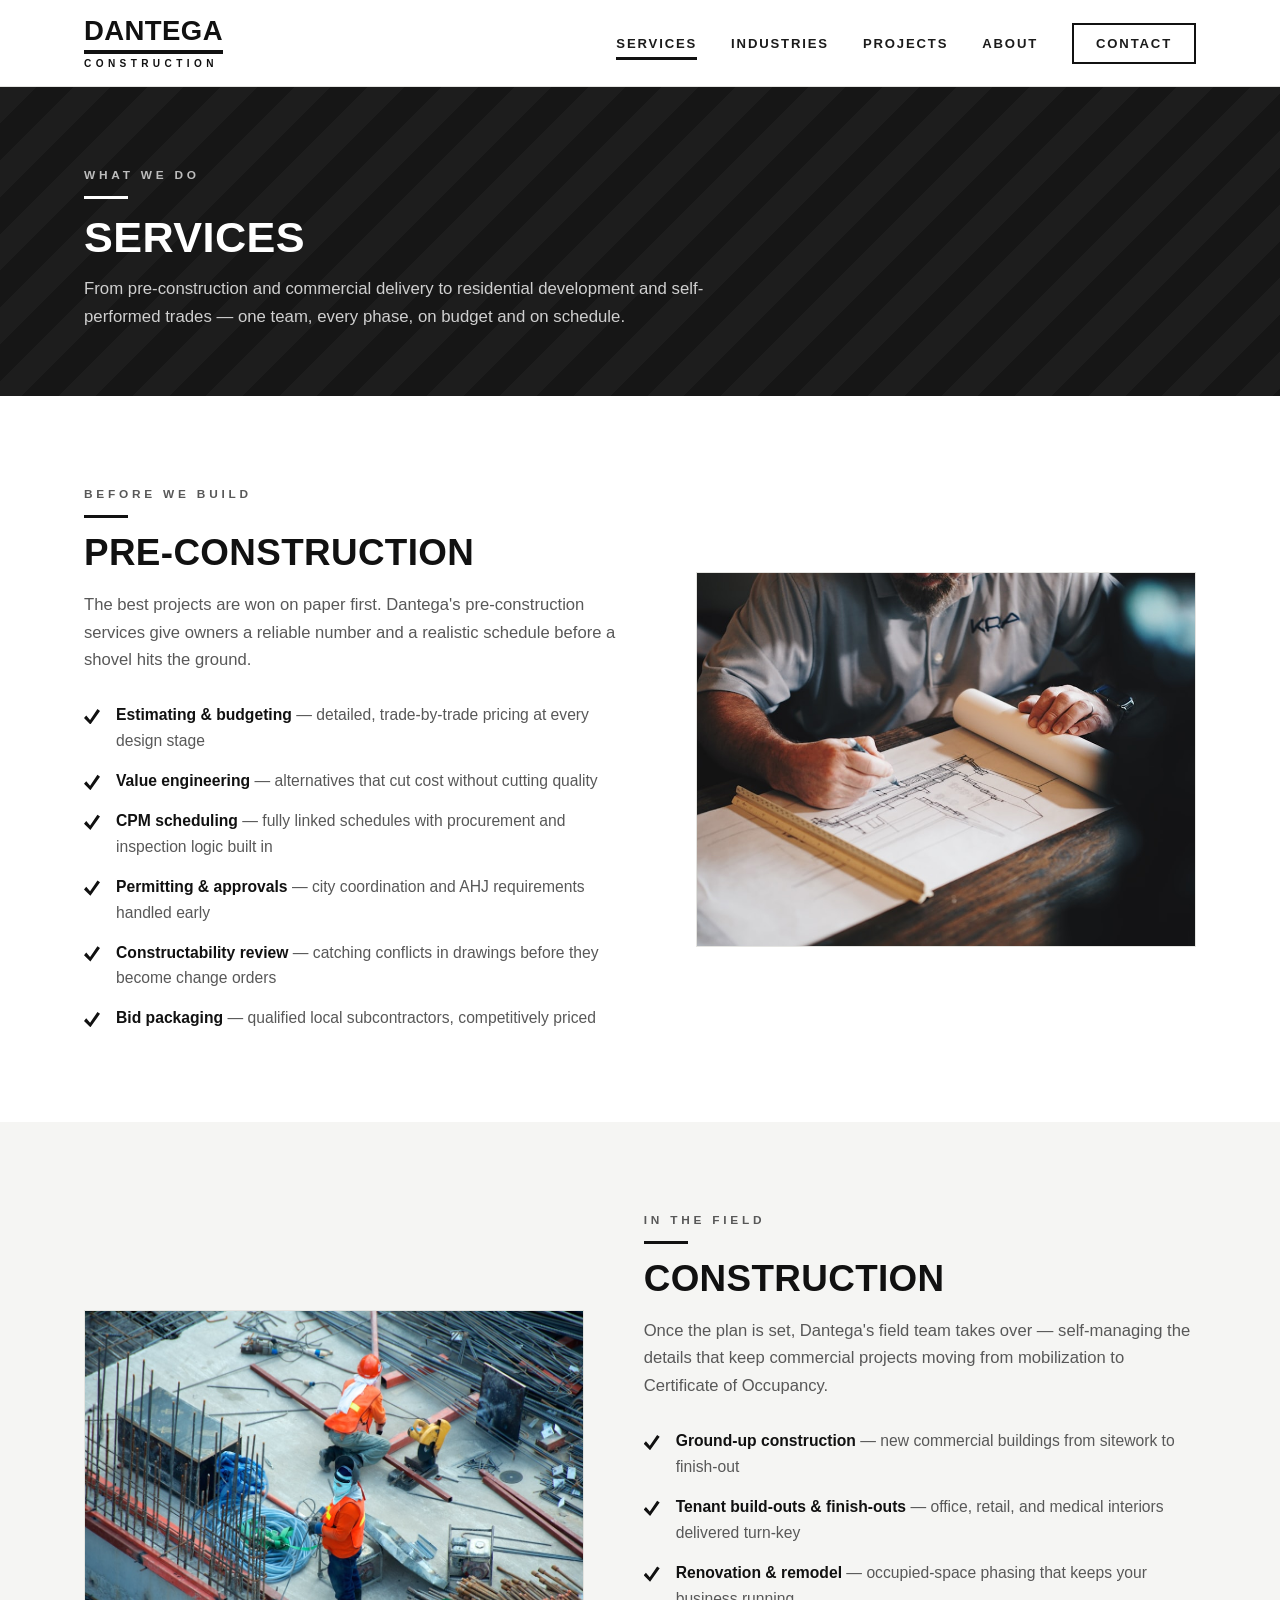
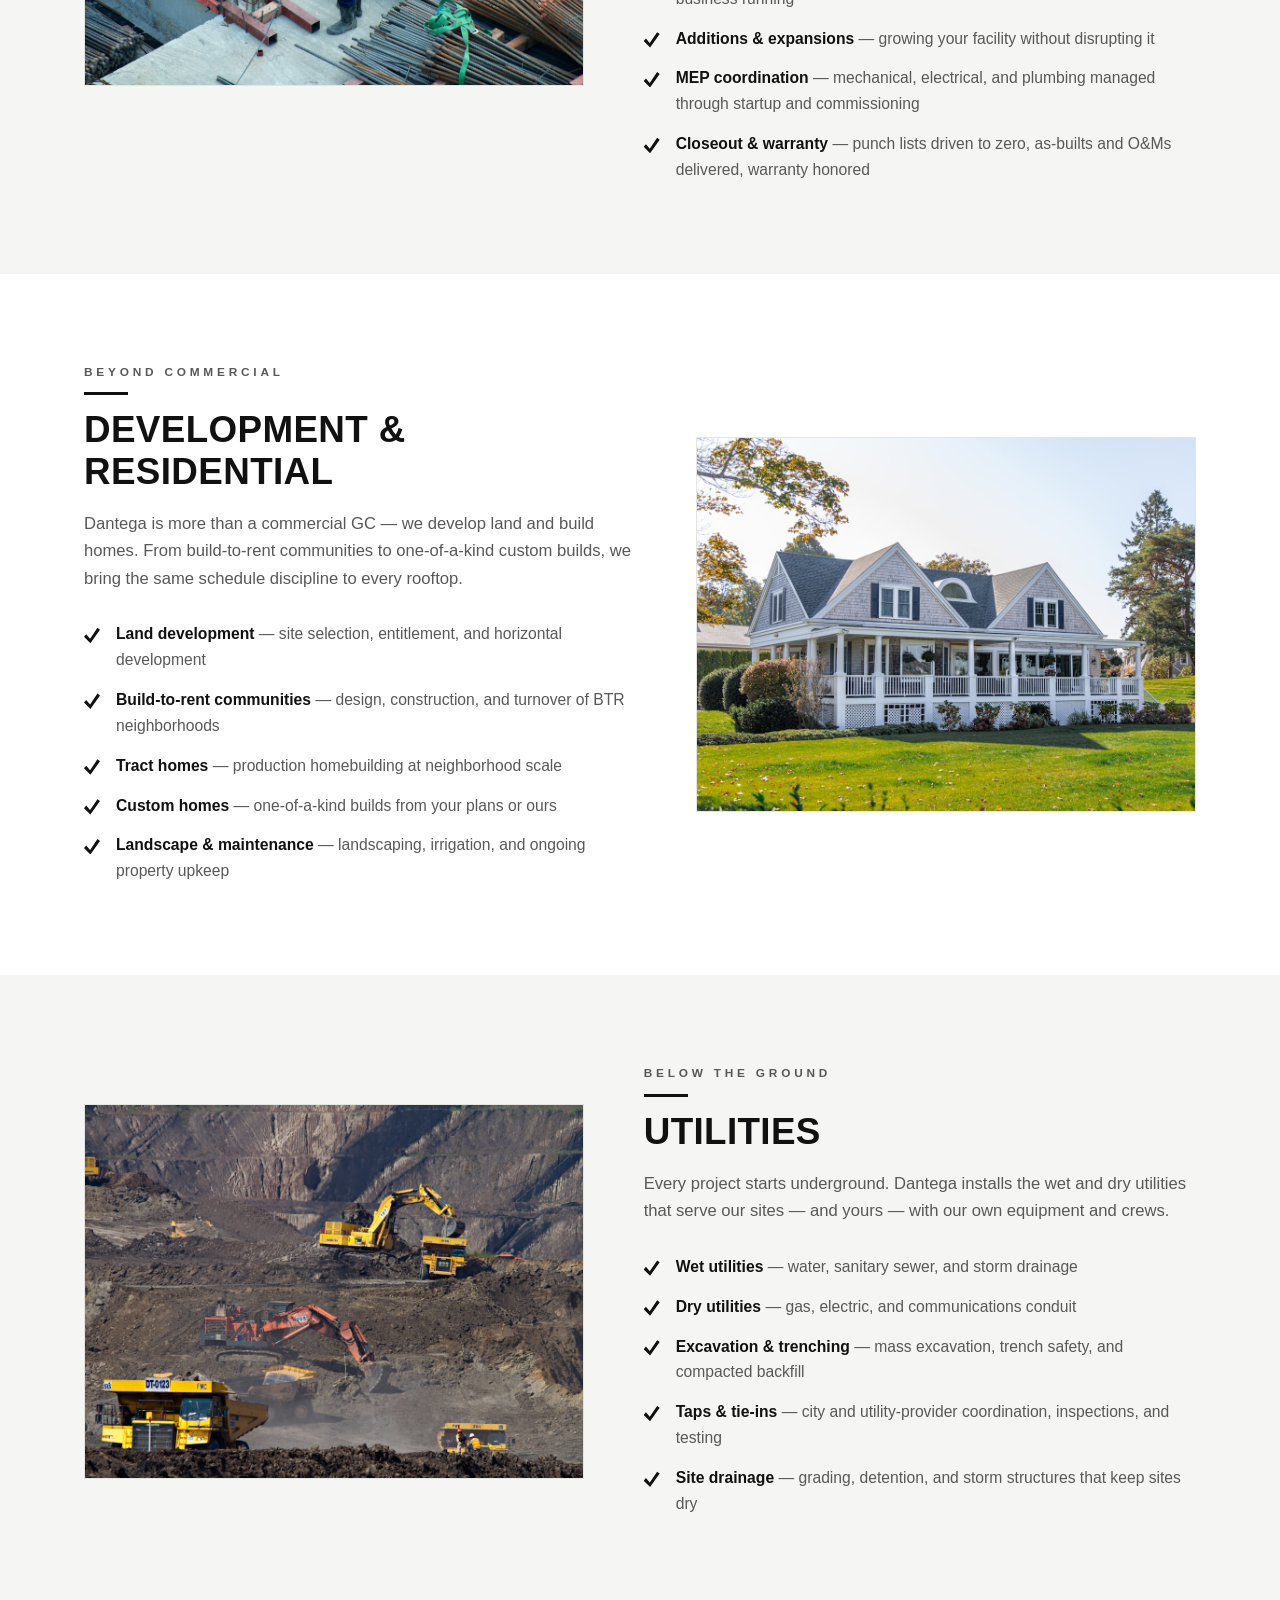
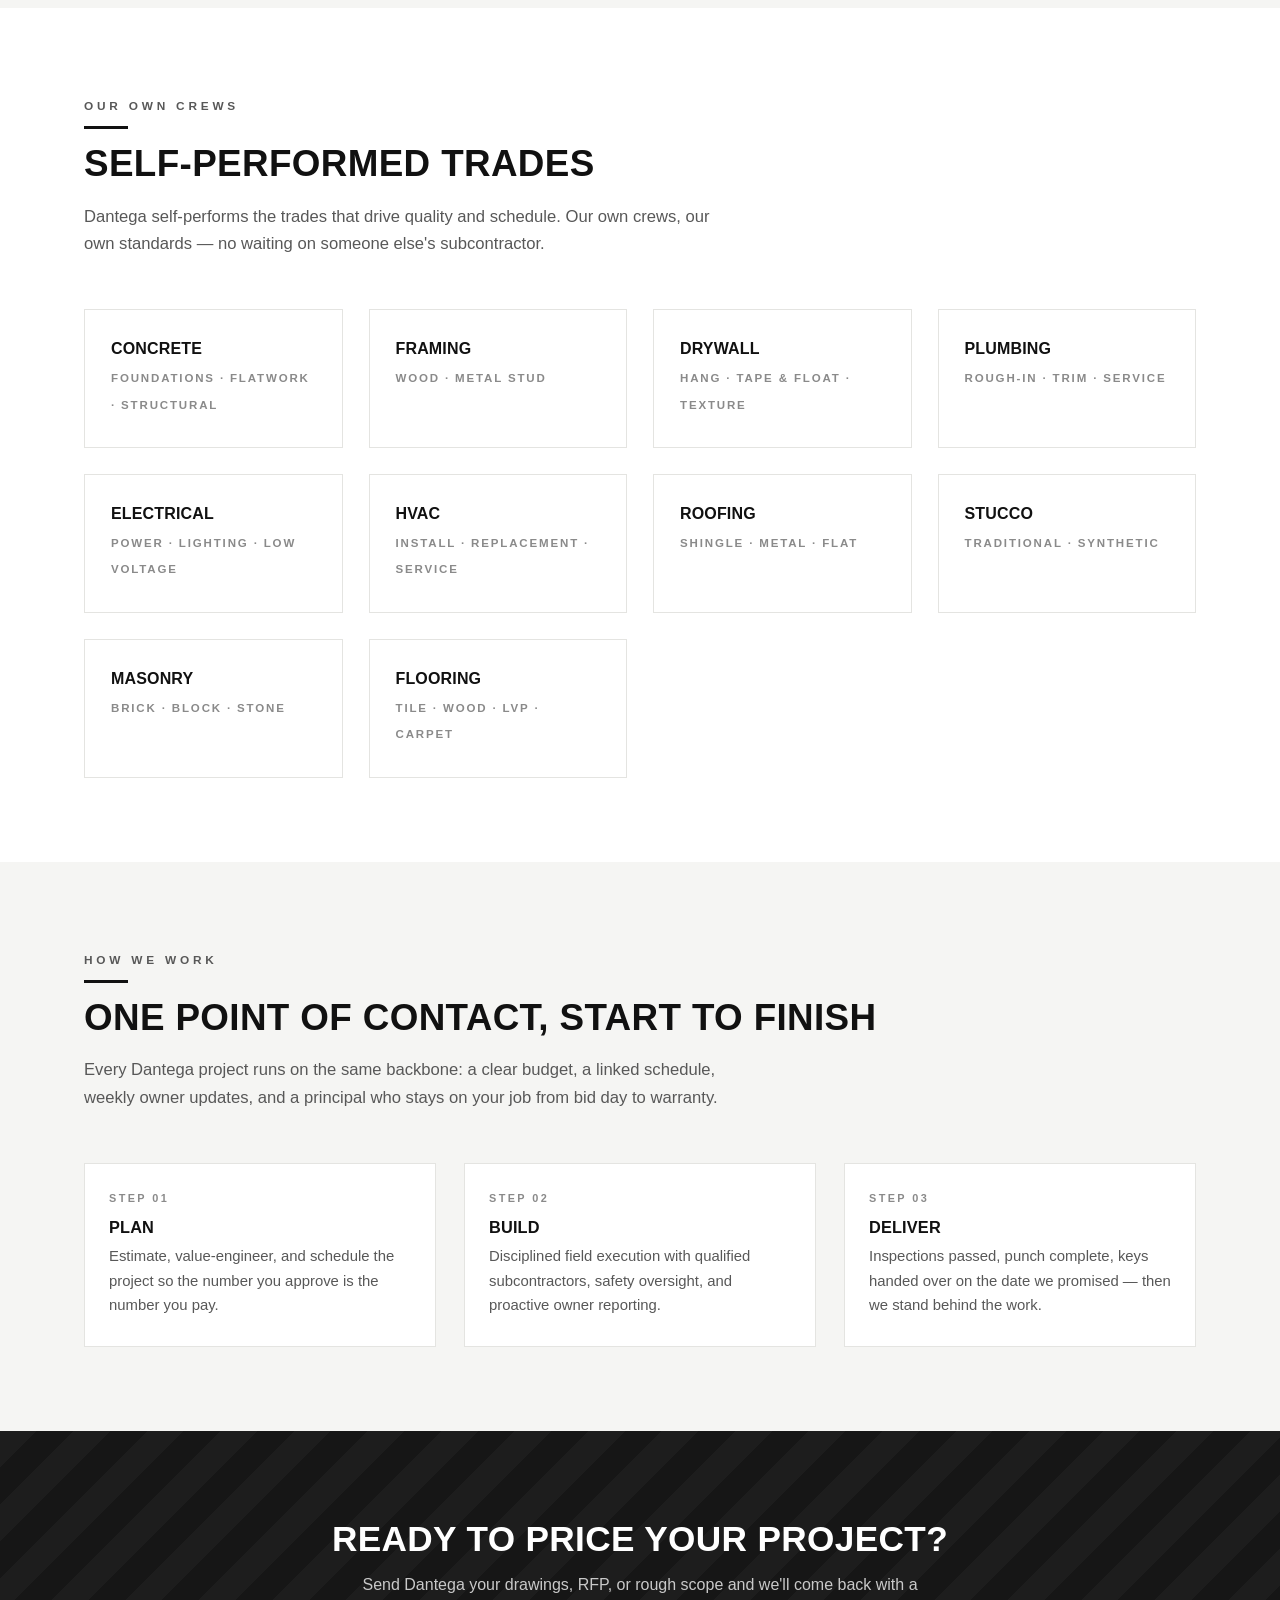
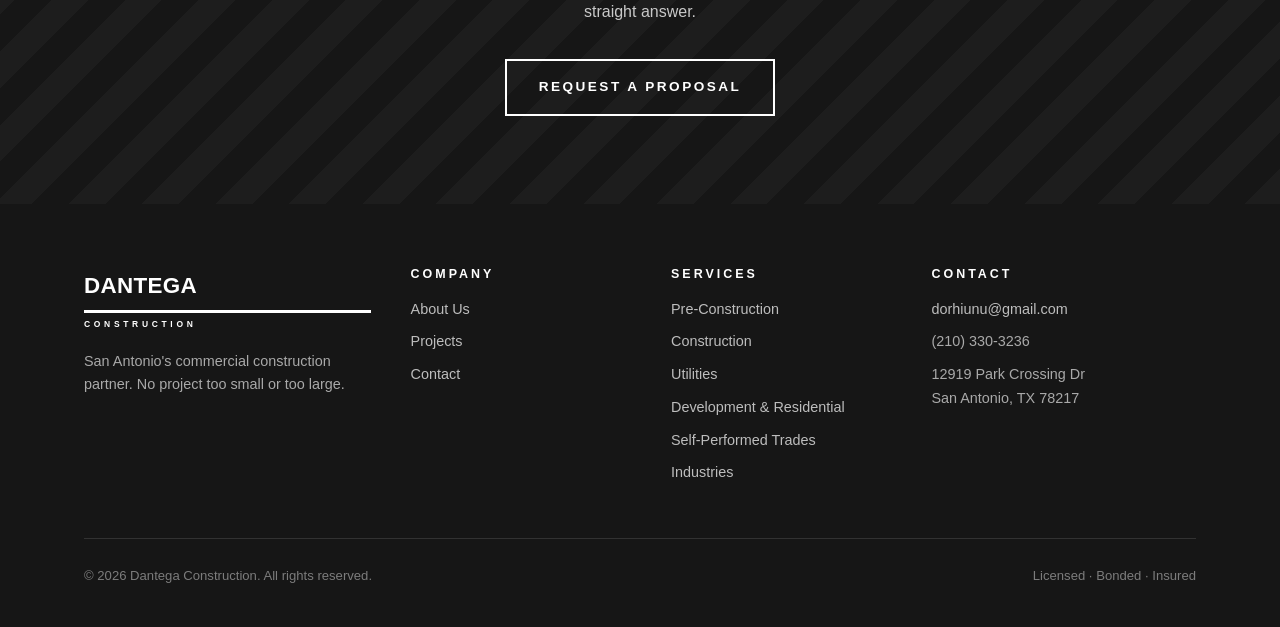
<file: services.html>
<!DOCTYPE html>
<html lang="en">
<head>
<meta charset="UTF-8">
<meta name="viewport" content="width=device-width, initial-scale=1.0">
<title>Services — Dantega Construction</title>
<meta name="description" content="Dantega Construction services: pre-construction, commercial construction, residential development, build-to-rent, custom and tract homes, and ten self-performed trades in San Antonio.">
<link rel="stylesheet" href="css/styles.css">
</head>
<body>

<header>
  <div class="wrap nav">
    <a class="logo" href="index.html" aria-label="Dantega Construction home">
      <span class="logo-word">DANTEGA</span>
      <span class="logo-rule"></span>
      <span class="logo-sub">Construction</span>
    </a>
    <nav id="nav">
      <ul>
        <li><a class="active" href="services.html">Services</a></li>
        <li><a href="industries.html">Industries</a></li>
        <li><a href="projects.html">Projects</a></li>
        <li><a href="about.html">About</a></li>
        <li><a class="nav-cta" href="contact.html">Contact</a></li>
      </ul>
    </nav>
    <button class="nav-toggle" aria-label="Menu" onclick="document.getElementById('nav').classList.toggle('open')">&#9776;</button>
  </div>
</header>

<main>

  <div class="banner">
    <div class="wrap">
      <span class="kicker">What We Do</span>
      <h1>Services</h1>
      <p>From pre-construction and commercial delivery to residential development and self-performed trades — one team, every phase, on budget and on schedule.</p>
    </div>
  </div>

  <!-- PRE-CONSTRUCTION -->
  <section id="precon">
    <div class="wrap split">
      <div>
        <span class="kicker">Before We Build</span>
        <h2 class="section-title">Pre-Construction</h2>
        <p class="section-lead">
          The best projects are won on paper first. Dantega's pre-construction services
          give owners a reliable number and a realistic schedule before a shovel hits the ground.
        </p>
        <ul class="checklist">
          <li><b>Estimating &amp; budgeting</b> — detailed, trade-by-trade pricing at every design stage</li>
          <li><b>Value engineering</b> — alternatives that cut cost without cutting quality</li>
          <li><b>CPM scheduling</b> — fully linked schedules with procurement and inspection logic built in</li>
          <li><b>Permitting &amp; approvals</b> — city coordination and AHJ requirements handled early</li>
          <li><b>Constructability review</b> — catching conflicts in drawings before they become change orders</li>
          <li><b>Bid packaging</b> — qualified local subcontractors, competitively priced</li>
        </ul>
      </div>
      <div class="split-media"><img src="assets/images/preconstruction.jpg" alt="Reviewing construction blueprints" loading="lazy"></div>
    </div>
  </section>

  <!-- CONSTRUCTION -->
  <section class="alt" id="construction">
    <div class="wrap split rev">
      <div class="split-media"><img src="assets/images/construction-site.jpg" alt="Crew placing rebar on a job site" loading="lazy"></div>
      <div>
        <span class="kicker">In the Field</span>
        <h2 class="section-title">Construction</h2>
        <p class="section-lead">
          Once the plan is set, Dantega's field team takes over — self-managing the details
          that keep commercial projects moving from mobilization to Certificate of Occupancy.
        </p>
        <ul class="checklist">
          <li><b>Ground-up construction</b> — new commercial buildings from sitework to finish-out</li>
          <li><b>Tenant build-outs &amp; finish-outs</b> — office, retail, and medical interiors delivered turn-key</li>
          <li><b>Renovation &amp; remodel</b> — occupied-space phasing that keeps your business running</li>
          <li><b>Additions &amp; expansions</b> — growing your facility without disrupting it</li>
          <li><b>MEP coordination</b> — mechanical, electrical, and plumbing managed through startup and commissioning</li>
          <li><b>Closeout &amp; warranty</b> — punch lists driven to zero, as-builts and O&amp;Ms delivered, warranty honored</li>
        </ul>
      </div>
    </div>
  </section>

  <!-- DEVELOPMENT & RESIDENTIAL -->
  <section id="residential">
    <div class="wrap split">
      <div>
        <span class="kicker">Beyond Commercial</span>
        <h2 class="section-title">Development &amp; Residential</h2>
        <p class="section-lead">
          Dantega is more than a commercial GC — we develop land and build homes.
          From build-to-rent communities to one-of-a-kind custom builds, we bring the
          same schedule discipline to every rooftop.
        </p>
        <ul class="checklist">
          <li><b>Land development</b> — site selection, entitlement, and horizontal development</li>
          <li><b>Build-to-rent communities</b> — design, construction, and turnover of BTR neighborhoods</li>
          <li><b>Tract homes</b> — production homebuilding at neighborhood scale</li>
          <li><b>Custom homes</b> — one-of-a-kind builds from your plans or ours</li>
          <li><b>Landscape &amp; maintenance</b> — landscaping, irrigation, and ongoing property upkeep</li>
        </ul>
      </div>
      <div class="split-media"><img src="assets/images/residential.jpg" alt="Custom home with wraparound porch and landscaped lawn" loading="lazy"></div>
    </div>
  </section>

  <!-- UTILITIES -->
  <section class="alt" id="utilities">
    <div class="wrap split rev">
      <div class="split-media"><img src="assets/images/utilities.jpg" alt="Excavators performing mass excavation and trenching" loading="lazy"></div>
      <div>
        <span class="kicker">Below the Ground</span>
        <h2 class="section-title">Utilities</h2>
        <p class="section-lead">
          Every project starts underground. Dantega installs the wet and dry utilities
          that serve our sites — and yours — with our own equipment and crews.
        </p>
        <ul class="checklist">
          <li><b>Wet utilities</b> — water, sanitary sewer, and storm drainage</li>
          <li><b>Dry utilities</b> — gas, electric, and communications conduit</li>
          <li><b>Excavation &amp; trenching</b> — mass excavation, trench safety, and compacted backfill</li>
          <li><b>Taps &amp; tie-ins</b> — city and utility-provider coordination, inspections, and testing</li>
          <li><b>Site drainage</b> — grading, detention, and storm structures that keep sites dry</li>
        </ul>
      </div>
    </div>
  </section>

  <!-- SELF-PERFORMED TRADES -->
  <section id="trades">
    <div class="wrap">
      <span class="kicker">Our Own Crews</span>
      <h2 class="section-title">Self-Performed Trades</h2>
      <p class="section-lead">
        Dantega self-performs the trades that drive quality and schedule. Our own crews,
        our own standards — no waiting on someone else's subcontractor.
      </p>
      <div class="grid-4">
        <div class="tile"><h3>Concrete</h3><span class="sub">Foundations · Flatwork · Structural</span></div>
        <div class="tile"><h3>Framing</h3><span class="sub">Wood · Metal Stud</span></div>
        <div class="tile"><h3>Drywall</h3><span class="sub">Hang · Tape &amp; Float · Texture</span></div>
        <div class="tile"><h3>Plumbing</h3><span class="sub">Rough-In · Trim · Service</span></div>
        <div class="tile"><h3>Electrical</h3><span class="sub">Power · Lighting · Low Voltage</span></div>
        <div class="tile"><h3>HVAC</h3><span class="sub">Install · Replacement · Service</span></div>
        <div class="tile"><h3>Roofing</h3><span class="sub">Shingle · Metal · Flat</span></div>
        <div class="tile"><h3>Stucco</h3><span class="sub">Traditional · Synthetic</span></div>
        <div class="tile"><h3>Masonry</h3><span class="sub">Brick · Block · Stone</span></div>
        <div class="tile"><h3>Flooring</h3><span class="sub">Tile · Wood · LVP · Carpet</span></div>
      </div>
    </div>
  </section>

  <!-- HOW WE WORK -->
  <section class="alt">
    <div class="wrap">
      <span class="kicker">How We Work</span>
      <h2 class="section-title">One Point of Contact, Start to Finish</h2>
      <p class="section-lead">
        Every Dantega project runs on the same backbone: a clear budget, a linked schedule,
        weekly owner updates, and a principal who stays on your job from bid day to warranty.
      </p>
      <div class="grid-3">
        <div class="card"><div class="card-body">
          <span class="tag">Step 01</span>
          <h3>Plan</h3>
          <p>Estimate, value-engineer, and schedule the project so the number you approve is the number you pay.</p>
        </div></div>
        <div class="card"><div class="card-body">
          <span class="tag">Step 02</span>
          <h3>Build</h3>
          <p>Disciplined field execution with qualified subcontractors, safety oversight, and proactive owner reporting.</p>
        </div></div>
        <div class="card"><div class="card-body">
          <span class="tag">Step 03</span>
          <h3>Deliver</h3>
          <p>Inspections passed, punch complete, keys handed over on the date we promised — then we stand behind the work.</p>
        </div></div>
      </div>
    </div>
  </section>

  <div class="cta">
    <div class="wrap">
      <h2>Ready to Price Your Project?</h2>
      <p>Send Dantega your drawings, RFP, or rough scope and we'll come back with a straight answer.</p>
      <a class="btn btn-invert" href="contact.html">Request a Proposal</a>
    </div>
  </div>

</main>

<footer>
  <div class="wrap">
    <div class="foot-grid">
      <div class="foot-logo">
        <span class="logo-word">DANTEGA</span>
        <span class="logo-rule"></span>
        <span class="logo-sub">Construction</span>
        <p style="margin-top:18px;">San Antonio's commercial construction partner. No project too small or too large.</p>
      </div>
      <div>
        <h4>Company</h4>
        <ul>
          <li><a href="about.html">About Us</a></li>
          <li><a href="projects.html">Projects</a></li>
          <li><a href="contact.html">Contact</a></li>
        </ul>
      </div>
      <div>
        <h4>Services</h4>
        <ul>
          <li><a href="services.html#precon">Pre-Construction</a></li>
          <li><a href="services.html#construction">Construction</a></li>
          <li><a href="services.html#utilities">Utilities</a></li>
          <li><a href="services.html#residential">Development &amp; Residential</a></li>
          <li><a href="services.html#trades">Self-Performed Trades</a></li>
          <li><a href="industries.html">Industries</a></li>
        </ul>
      </div>
      <div>
        <h4>Contact</h4>
        <ul>
          <li><a href="mailto:dorhiunu@gmail.com">dorhiunu@gmail.com</a></li>
          <li>(210) 330-3236</li>
          <li>12919 Park Crossing Dr<br>San Antonio, TX 78217</li>
        </ul>
      </div>
    </div>
    <div class="foot-note">
      <span>© 2026 Dantega Construction. All rights reserved.</span>
      <span>Licensed · Bonded · Insured</span>
    </div>
  </div>
</footer>

</body>
</html>
</file>
<file: css/styles.css>
/* ============================================================
   Dantega Construction — shared stylesheet
   Monochrome identity drawn from the Dantega logo:
   black wordmark, thick rule, letterspaced CONSTRUCTION.
   ============================================================ */

:root{
  --black:#111111;
  --ink:#1b1b1b;
  --gray:#585858;
  --gray-light:#8a8a8a;
  --line:#e4e4e1;
  --bg:#ffffff;
  --bg-alt:#f5f5f3;
  --bg-dark:#161616;
  --heading:Futura, "Futura PT", "Century Gothic", "Avenir Next",
            "Trebuchet MS", Verdana, Arial, sans-serif;
  --body:-apple-system, BlinkMacSystemFont, "Segoe UI", Roboto,
         Helvetica, Arial, sans-serif;
  --maxw:1160px;
}

*{margin:0;padding:0;box-sizing:border-box;}
html{scroll-behavior:smooth;}
body{
  font-family:var(--body);
  color:var(--ink);
  background:var(--bg);
  line-height:1.65;
  -webkit-font-smoothing:antialiased;
}
img,svg{max-width:100%;display:block;}
a{color:inherit;}

.wrap{max-width:var(--maxw);margin:0 auto;padding:0 24px;}
section{padding:84px 0;}
.alt{background:var(--bg-alt);}

h1,h2,h3,h4{
  font-family:var(--heading);
  font-weight:800;
  letter-spacing:.01em;
  line-height:1.12;
  color:var(--black);
  text-transform:uppercase;
}
.kicker{
  display:inline-block;
  font-family:var(--heading);
  font-size:.74rem;
  font-weight:700;
  letter-spacing:.32em;
  text-transform:uppercase;
  color:var(--gray);
  margin-bottom:14px;
}
.kicker::after{
  content:"";
  display:block;
  width:44px;height:3px;
  background:var(--black);
  margin-top:10px;
}
.section-title{font-size:clamp(1.6rem,3.2vw,2.3rem);margin-bottom:18px;}
.section-lead{color:var(--gray);max-width:660px;font-size:1.04rem;}

/* ---------- Buttons ---------- */
.btn{
  display:inline-block;
  font-family:var(--heading);
  font-weight:700;
  font-size:.85rem;
  letter-spacing:.18em;
  text-transform:uppercase;
  text-decoration:none;
  padding:15px 32px;
  border:2px solid var(--black);
  transition:background .15s,color .15s;
}
.btn-solid{background:var(--black);color:#fff;}
.btn-solid:hover{background:#fff;color:var(--black);}
.btn-outline{background:transparent;color:var(--black);}
.btn-outline:hover{background:var(--black);color:#fff;}
.btn-invert{border-color:#fff;background:transparent;color:#fff;}
.btn-invert:hover{background:#fff;color:var(--black);}
.btn-row{display:flex;gap:16px;flex-wrap:wrap;}

/* ---------- Header / logo ---------- */
header{
  position:sticky;top:0;z-index:100;
  background:rgba(255,255,255,.97);
  border-bottom:1px solid var(--line);
  backdrop-filter:blur(6px);
}
.nav{
  display:flex;align-items:center;justify-content:space-between;
  height:86px;
}
.logo{display:inline-block;text-decoration:none;line-height:1;}
.logo-word{
  display:block;
  font-family:var(--heading);
  font-weight:900;
  font-size:1.72rem;
  letter-spacing:.015em;
  color:var(--black);
}
.logo-rule{
  display:block;
  height:4px;
  background:var(--black);
  margin:5px 0 5px;
}
.logo-sub{
  display:block;
  font-family:var(--heading);
  font-weight:700;
  font-size:.63rem;
  letter-spacing:.435em;
  color:var(--black);
  text-transform:uppercase;
}
nav ul{display:flex;gap:34px;list-style:none;align-items:center;}
nav a{
  font-family:var(--heading);
  text-decoration:none;
  font-size:.82rem;
  font-weight:700;
  letter-spacing:.14em;
  text-transform:uppercase;
  color:var(--ink);
  padding:6px 0;
  border-bottom:3px solid transparent;
  transition:border-color .15s;
}
nav a:hover{border-bottom-color:var(--black);}
nav a.active{border-bottom-color:var(--black);}
nav a.nav-cta{
  border:2px solid var(--black);
  padding:11px 22px;
  transition:background .15s,color .15s;
}
nav a.nav-cta:hover{background:var(--black);color:#fff;}
.nav-toggle{display:none;}

@media (max-width:900px){
  nav ul{display:none;}
  .nav-toggle{
    display:block;background:none;border:2px solid var(--black);
    color:var(--black);padding:7px 12px;font-size:1.05rem;cursor:pointer;
  }
  nav.open ul{
    display:flex;flex-direction:column;gap:0;align-items:stretch;
    position:absolute;left:0;right:0;top:86px;
    background:#fff;border-bottom:1px solid var(--line);
    padding:6px 0 14px;
  }
  nav.open a{display:block;padding:14px 24px;border-bottom:none;}
  nav.open a.active{background:var(--bg-alt);}
  nav.open a.nav-cta{border:none;margin:6px 24px 0;text-align:center;background:var(--black);color:#fff;}
}

/* ---------- Hero (home) ---------- */
.hero{position:relative;color:#fff;background:var(--bg-dark);}
.hero-media{position:absolute;inset:0;overflow:hidden;}
.hero-media svg,.hero-media img{
  width:100%;height:100%;object-fit:cover;
}
.hero-media::after{
  content:"";position:absolute;inset:0;
  background:linear-gradient(100deg,rgba(10,10,10,.87) 0%,rgba(10,10,10,.62) 55%,rgba(10,10,10,.35) 100%);
}
.hero-inner{position:relative;z-index:1;padding:150px 0 140px;}
.hero .kicker{color:#cfcfcf;}
.hero .kicker::after{background:#fff;}
.hero h1{color:#fff;font-size:clamp(2rem,4.6vw,3.2rem);max-width:760px;margin-bottom:22px;}
.hero p{color:#d6d6d6;font-size:1.12rem;max-width:600px;margin-bottom:36px;}

/* ---------- Page banner (interior pages) ---------- */
.banner{
  background:var(--bg-dark);color:#fff;
  padding:74px 0 66px;position:relative;overflow:hidden;
}
.banner::before{
  content:"";position:absolute;inset:0;
  background:repeating-linear-gradient(135deg,#1d1d1d 0 26px,#161616 26px 52px);
}
.banner .wrap{position:relative;z-index:1;}
.banner .kicker{color:#bdbdbd;}
.banner .kicker::after{background:#fff;}
.banner h1{color:#fff;font-size:clamp(1.8rem,4vw,2.7rem);}
.banner p{color:#cfcfcf;max-width:640px;margin-top:14px;font-size:1.05rem;}

/* ---------- Cards / grids ---------- */
.grid-3{display:grid;grid-template-columns:repeat(3,1fr);gap:28px;margin-top:52px;}
.grid-2{display:grid;grid-template-columns:repeat(2,1fr);gap:28px;margin-top:52px;}
.grid-4{display:grid;grid-template-columns:repeat(4,1fr);gap:26px;margin-top:52px;}
@media (max-width:960px){.grid-3,.grid-4{grid-template-columns:repeat(2,1fr);}}
@media (max-width:620px){.grid-2,.grid-3,.grid-4{grid-template-columns:1fr;}}

.card{
  background:#fff;
  border:1px solid var(--line);
  transition:box-shadow .2s,transform .2s;
}
.card:hover{box-shadow:0 14px 34px rgba(0,0,0,.10);transform:translateY(-3px);}
.card-media{background:var(--bg-alt);border-bottom:1px solid var(--line);}
.card-media svg{width:100%;height:auto;}
.card-media img{width:100%;aspect-ratio:400/260;object-fit:cover;}
.card-body{padding:26px 24px 28px;}
.card-body h3{font-size:1.02rem;margin-bottom:8px;}
.card-body .tag{
  display:block;
  font-family:var(--heading);
  font-size:.68rem;font-weight:700;
  letter-spacing:.22em;text-transform:uppercase;
  color:var(--gray-light);
  margin-bottom:10px;
}
.card-body p{color:var(--gray);font-size:.93rem;}
.card-link{
  display:inline-block;margin-top:16px;
  font-family:var(--heading);
  font-size:.76rem;font-weight:700;letter-spacing:.18em;
  text-transform:uppercase;text-decoration:none;color:var(--black);
  border-bottom:2px solid var(--black);padding-bottom:3px;
}

/* Industry tile (Kopplow-style category box) */
.tile{
  border:1px solid var(--line);
  background:#fff;
  padding:30px 26px;
  transition:background .15s,color .15s;
}
.tile h3{font-size:1rem;margin-bottom:6px;}
.tile .sub{
  font-family:var(--heading);
  font-size:.72rem;font-weight:700;
  letter-spacing:.16em;text-transform:uppercase;
  color:var(--gray-light);
}
.tile p{color:var(--gray);font-size:.92rem;margin-top:12px;}
.tile:hover{background:var(--black);}
.tile:hover h3{color:#fff;}
.tile:hover .sub{color:#a8a8a8;}
.tile:hover p{color:#cfcfcf;}

/* ---------- Split (text + media) ---------- */
.split{display:grid;grid-template-columns:1.05fr .95fr;gap:60px;align-items:center;}
.split.rev{grid-template-columns:.95fr 1.05fr;}
@media (max-width:860px){.split,.split.rev{grid-template-columns:1fr;}}
.split-media{border:1px solid var(--line);}
.split-media svg{width:100%;height:auto;}
.split-media img{width:100%;aspect-ratio:4/3;object-fit:cover;}

/* ---------- Checklist ---------- */
.checklist{list-style:none;margin-top:22px;}
.checklist li{
  position:relative;padding:7px 0 7px 32px;
  color:var(--gray);font-size:.98rem;
}
.checklist li::before{
  content:"";position:absolute;left:0;top:13px;
  width:16px;height:16px;
  background:var(--black);
  clip-path:polygon(14% 44%,0 60%,40% 100%,100% 16%,84% 4%,38% 72%);
}
.checklist li b{color:var(--black);}

/* ---------- Stats strip ---------- */
.stats{background:var(--bg-dark);color:#fff;padding:0;}
.stats-grid{display:grid;grid-template-columns:repeat(4,1fr);text-align:center;}
.stat{padding:38px 14px;}
.stat + .stat{border-left:1px solid rgba(255,255,255,.10);}
.stat b{
  display:block;font-family:var(--heading);
  font-size:1.85rem;font-weight:800;letter-spacing:.02em;color:#fff;
}
.stat span{
  color:#9d9d9d;font-family:var(--heading);
  font-size:.72rem;font-weight:700;letter-spacing:.2em;text-transform:uppercase;
}
@media (max-width:680px){
  .stats-grid{grid-template-columns:repeat(2,1fr);}
  .stat:nth-child(3){border-left:none;}
  .stat:nth-child(n+3){border-top:1px solid rgba(255,255,255,.10);}
}

/* ---------- CTA band ---------- */
.cta{
  background:var(--bg-dark);color:#fff;text-align:center;
  padding:88px 0;position:relative;overflow:hidden;
}
.cta::before{
  content:"";position:absolute;inset:0;
  background:repeating-linear-gradient(135deg,#1d1d1d 0 26px,#161616 26px 52px);
}
.cta .wrap{position:relative;z-index:1;}
.cta h2{color:#fff;font-size:clamp(1.5rem,3vw,2.2rem);margin-bottom:14px;}
.cta p{color:#c9c9c9;max-width:560px;margin:0 auto 34px;}

/* ---------- Contact ---------- */
.contact-list{list-style:none;margin-top:8px;}
.contact-list li{
  display:flex;gap:18px;align-items:flex-start;
  padding:18px 0;border-top:1px solid var(--line);
}
.contact-list li:first-child{border-top:none;}
.contact-list .ci{
  width:22px;height:22px;flex:none;color:var(--black);margin-top:4px;
}
.contact-list b{
  display:block;font-family:var(--heading);
  color:var(--black);font-size:.74rem;
  text-transform:uppercase;letter-spacing:.22em;margin-bottom:2px;
}
.contact-list a{color:var(--ink);text-decoration:none;}
.contact-list a:hover{text-decoration:underline;}
.contact-card{
  background:#fff;border:1px solid var(--line);
  padding:38px 34px;
}
.contact-card h3{font-size:1.15rem;margin-bottom:10px;}
.contact-card p{color:var(--gray);font-size:.96rem;margin-bottom:26px;}
.contact-card .btn{width:100%;text-align:center;}
.fineprint{margin-top:18px;font-size:.8rem;color:var(--gray-light);}

/* ---------- Footer ---------- */
footer{
  background:var(--bg-dark);color:#a9a9a9;
  padding:64px 0 40px;font-size:.9rem;
}
.foot-grid{
  display:grid;grid-template-columns:1.3fr 1fr 1fr 1.2fr;gap:40px;
  padding-bottom:44px;border-bottom:1px solid rgba(255,255,255,.12);
}
@media (max-width:860px){.foot-grid{grid-template-columns:1fr 1fr;}}
@media (max-width:560px){.foot-grid{grid-template-columns:1fr;}}
.foot-logo .logo-word{color:#fff;font-size:1.4rem;}
.foot-logo .logo-rule{background:#fff;height:3px;}
.foot-logo .logo-sub{color:#fff;font-size:.53rem;}
.foot-grid h4{
  color:#fff;font-size:.78rem;letter-spacing:.24em;margin-bottom:16px;
}
.foot-grid ul{list-style:none;}
.foot-grid li{margin-bottom:9px;}
footer a{color:#bdbdbd;text-decoration:none;}
footer a:hover{color:#fff;}
.foot-note{
  display:flex;justify-content:space-between;gap:16px;flex-wrap:wrap;
  padding-top:26px;font-size:.82rem;color:#7c7c7c;
}
</file>
